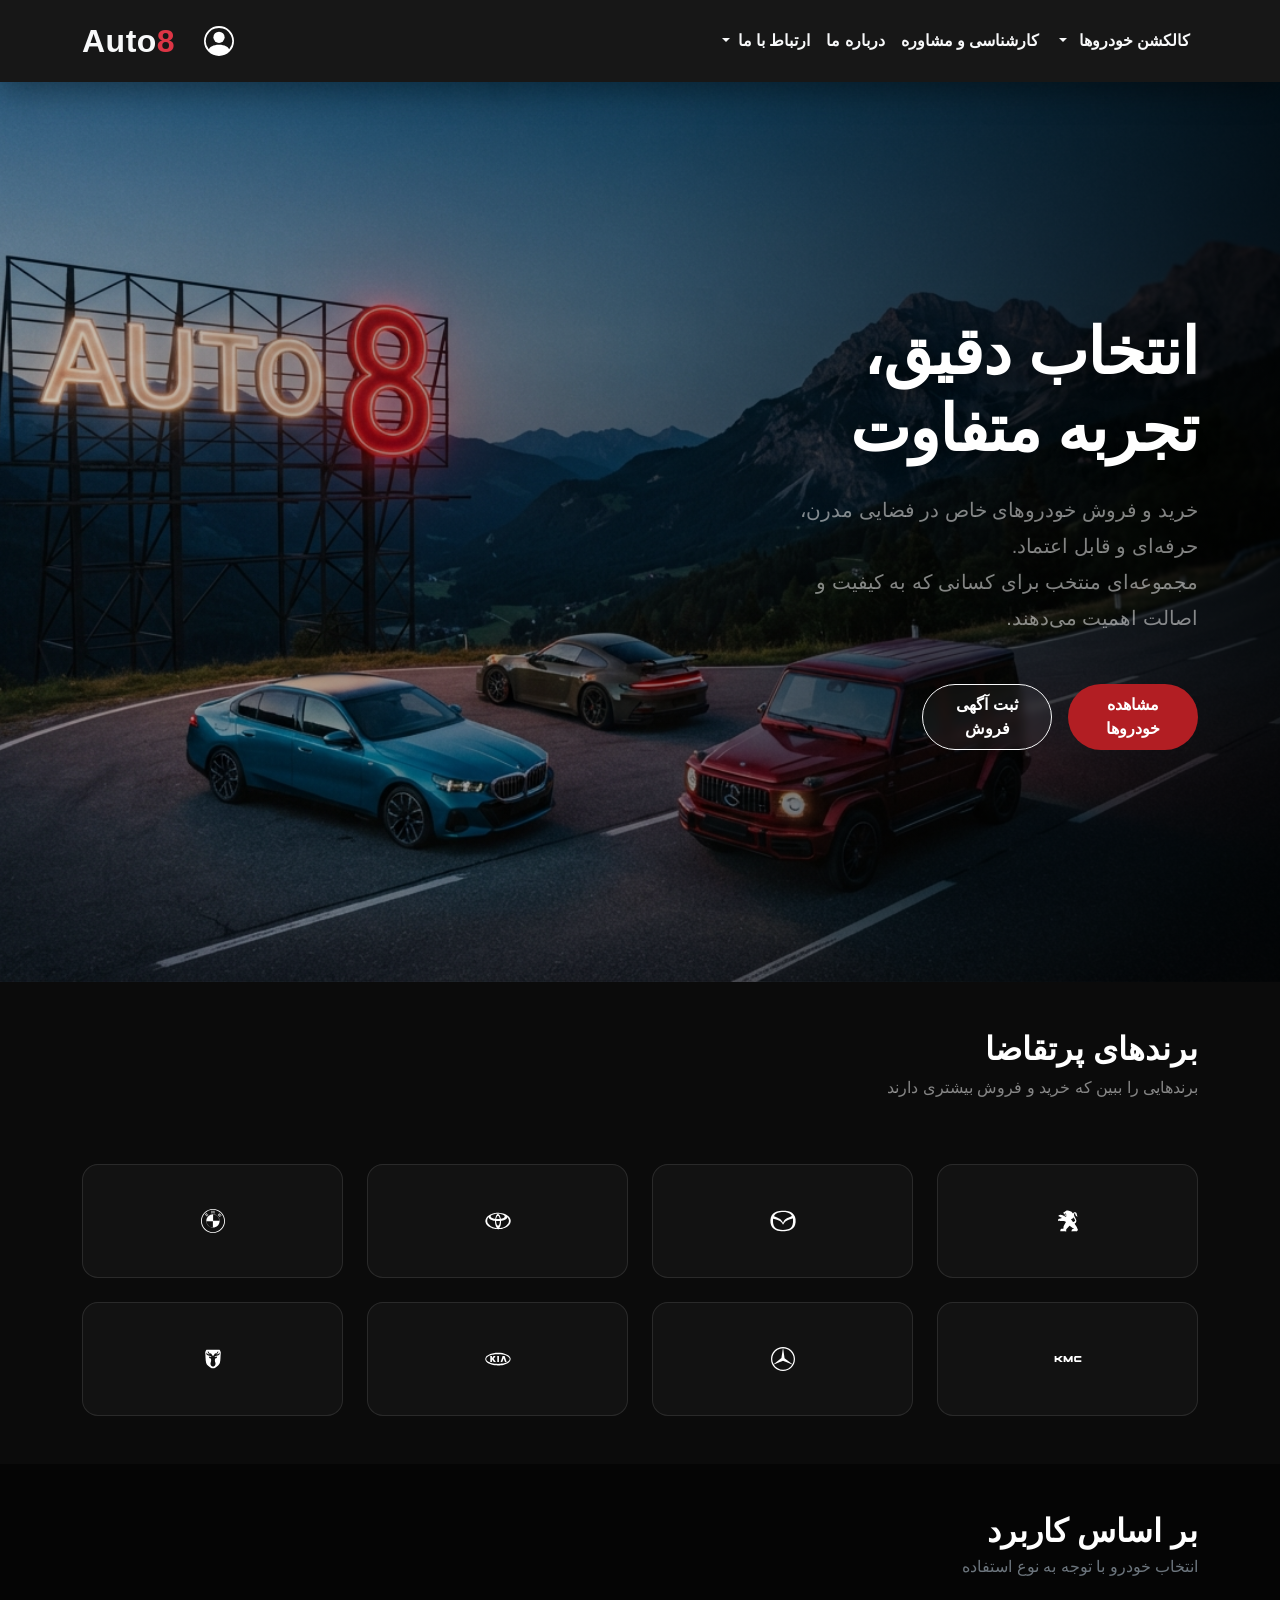
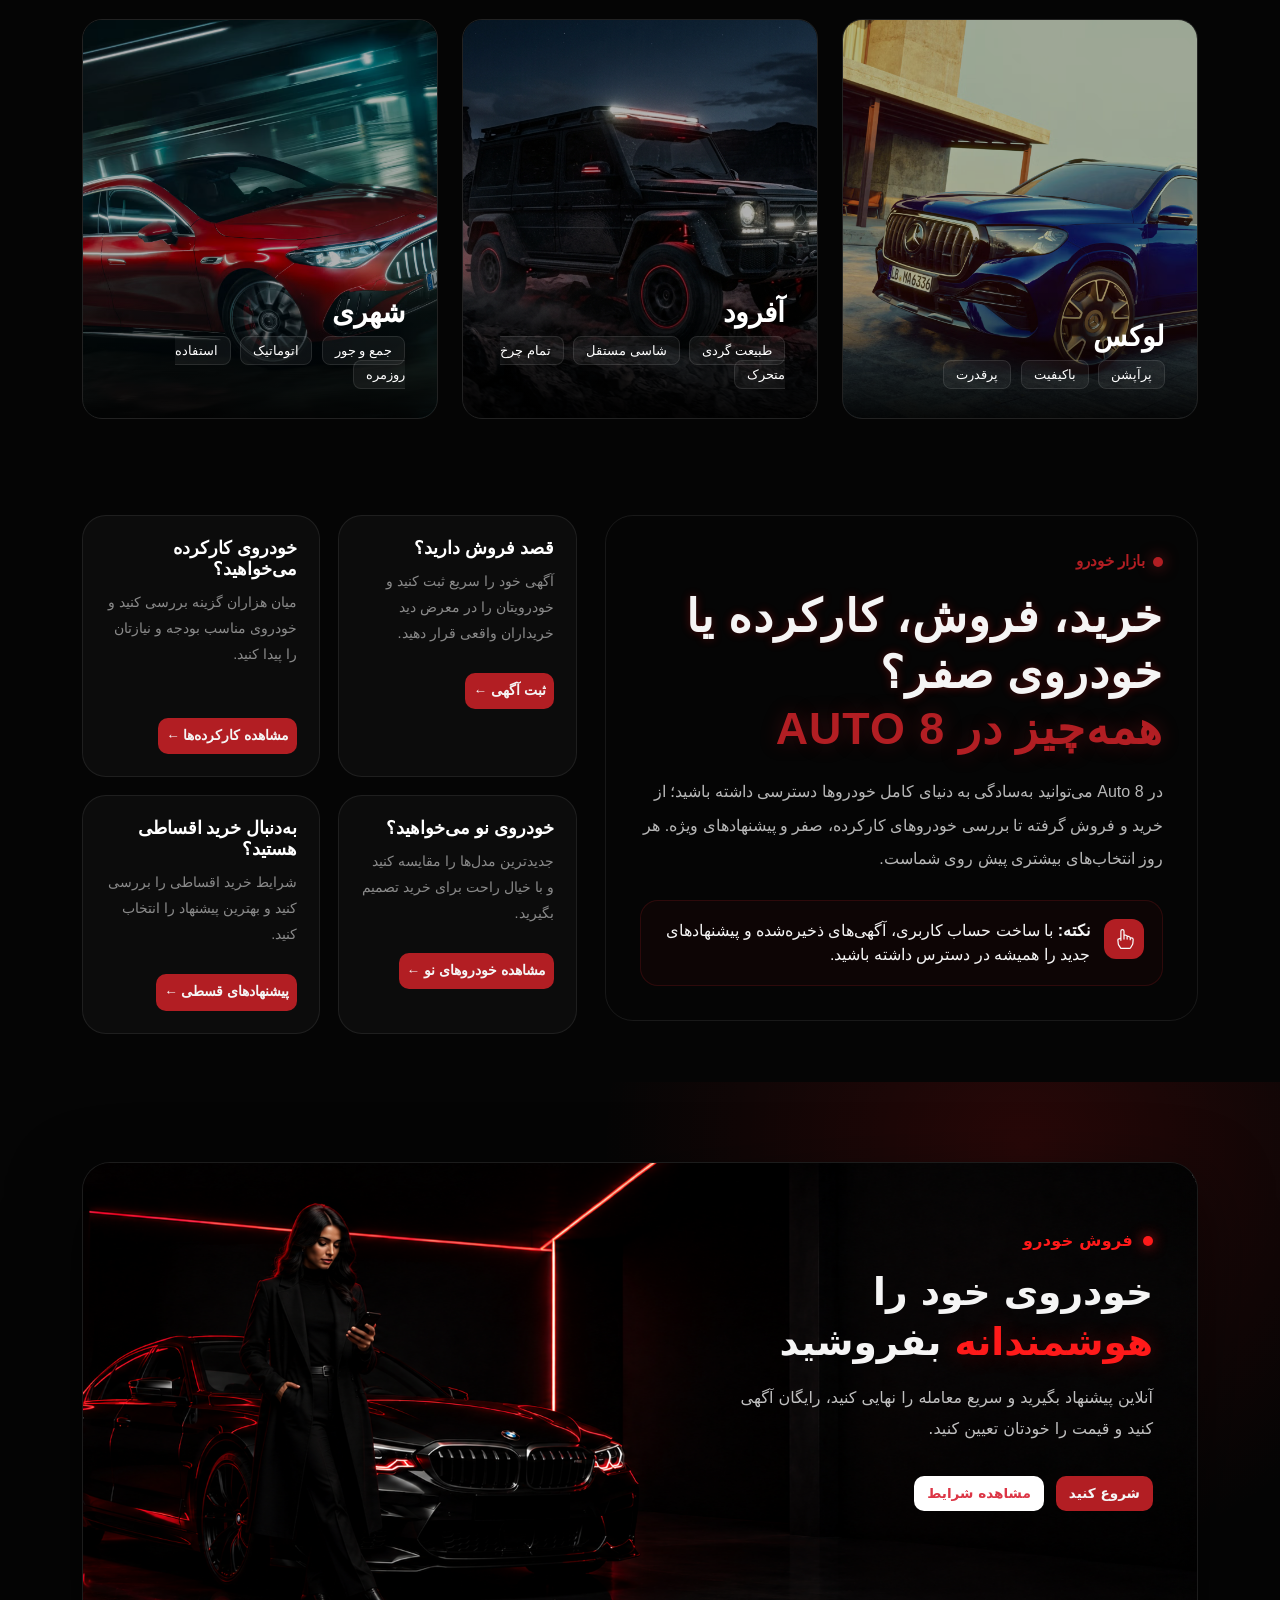
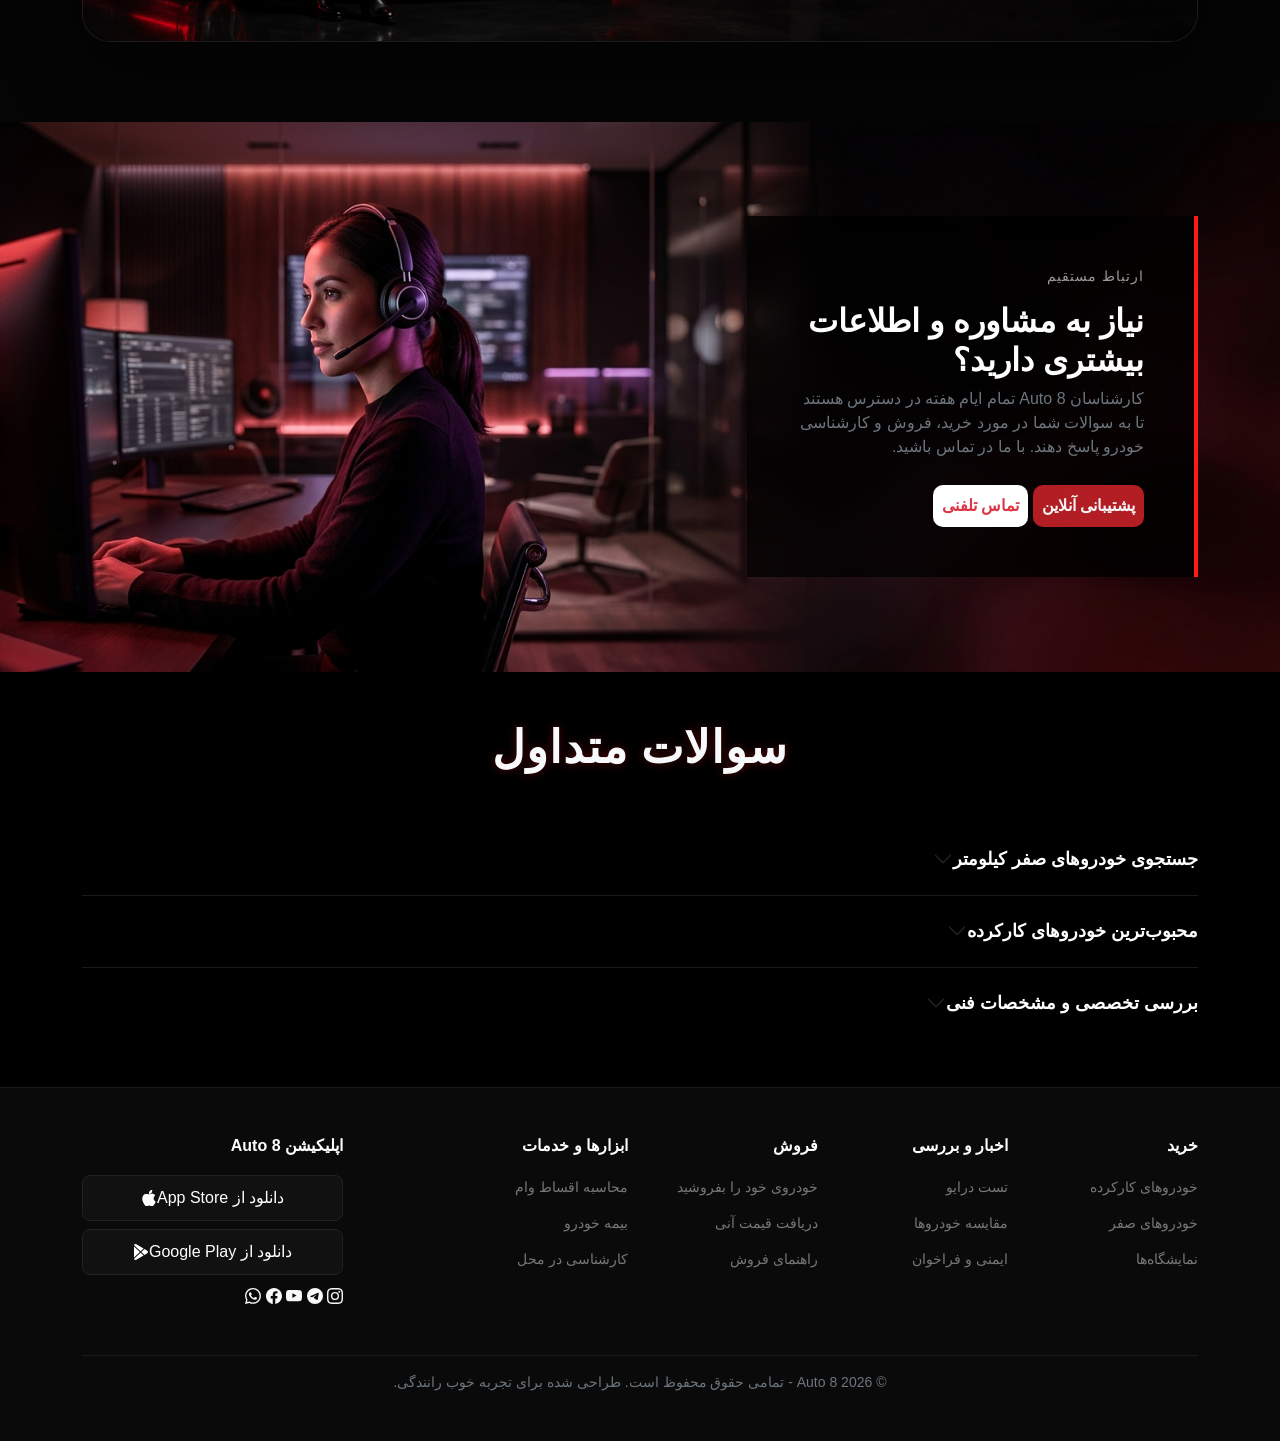
<file: index.html>
<!doctype html>
<html lang="fa" dir="rtl">
  <head>
    <meta charset="utf-8" />
    <meta name="viewport" content="width=device-width, initial-scale=1" />
    <title>خرید و فروش خودرو | اتوگالری 8</title>
    <link rel="icon" type="image/png" href="assets/images/logoo.png" />
    <link
      href="https://cdn.jsdelivr.net/npm/bootstrap@5.3.8/dist/css/bootstrap.min.css"
      rel="stylesheet"
      integrity="sha384-sRIl4kxILFvY47J16cr9ZwB07vP4J8+LH7qKQnuqkuIAvNWLzeN8tE5YBujZqJLB"
      crossorigin="anonymous"
    />
    <link rel="stylesheet" href="styles/style.css" />
  </head>
  <body>
    
<nav class="navbar navbar-expand-lg sticky-top">
      <div class="container">
        <!-- Toggler -->
        <button
          class="navbar-toggler"
          type="button"
          data-bs-toggle="collapse"
          data-bs-target="#navbarNav"
          aria-controls="navbarNav"
          aria-expanded="false"
          aria-label="Toggle navigation"
        >
          <span class="navbar-toggler-icon"></span>
        </button>

        <!-- Navbar Content -->
        <div
          class="collapse navbar-collapse d-flex justify-content-start"
          id="navbarNav"
        >
          <!-- Right Side Menu -->
          <div class="navbar-nav align-items-lg-center">
            <ul class="navbar-nav">
              <li class="nav-item dropdown">
                <a
                  class="nav-link text-light dropdown-toggle"
                  href="sell.html"
                  role="button"
                  data-bs-toggle="dropdown"
                  aria-expanded="false"
                >
                  کالکشن خودروها
                </a>
                <ul class="dropdown-menu auto8-dropdown">
                  <li>
                    <a class="dropdown-item text-light" href="sell.html">خرید خودرو</a>
                  </li>
                  <li>
                    <a class="dropdown-item text-light" href="sell.html"
                      >قیمت روز خودرو</a
                    >
                  </li>
                  <li>
                    <a class="dropdown-item text-light" href="sell.html">اخبار خودرو</a>
                  </li>
                </ul>
              </li>
              <li class="nav-item">
                <a class="nav-link text-light" href="#contact">کارشناسی و مشاوره</a>
              </li>
              <li class="nav-item">
                <a class="nav-link text-light" href="#market">درباره ما</a>
              </li>
              <li class="nav-item dropdown">
                <a
                  class="nav-link text-light dropdown-toggle"
                  href="#contact"
                  role="button"
                  data-bs-toggle="dropdown"
                  aria-expanded="false"
                  >ارتباط با ما</a
                >
                <ul class="dropdown-menu auto8-dropdown">
                  <li>
                    <a class="dropdown-item text-light" href="#contact"
                      >تماس تلفنی</a
                    >
                  </li>
                  <li>
                    <a class="dropdown-item text-light" href="#contact"
                      >پشتیبانی آنلاین</a
                    >
                  </li>
                </ul>
              </li>
            </ul>
          </div>

          <!-- Left Side CTA -->
          <div class="navbar-nav align-items-lg-center me-auto">
            <a class="btn" href="login.html">
              <svg
                xmlns="http://www.w3.org/2000/svg"
                width="30"
                height="30"
                fill="currentColor"
                class="bi bi-person-circle profile-icon"
                viewBox="0 0 16 16"
              >
                <path d="M11 6a3 3 0 1 1-6 0 3 3 0 0 1 6 0" />
                <path
                  fill-rule="evenodd"
                  d="M0 8a8 8 0 1 1 16 0A8 8 0 0 1 0 8m8-7a7 7 0 0 0-5.468 11.37C3.242 11.226 4.805 10 8 10s4.757 1.225 5.468 2.37A7 7 0 0 0 8 1"
                />
              </svg>
            </a>
          </div>
        </div>
        <div><a
          class="navbar-brand navbar-brand-center text-light fw-bold"
          href="#"
        >
          Auto<span class="text-danger fs-2 fw-bolder">8</span>
        </a>
        </div>
      </div>
      </div>
    </nav>
    <!-- end of navbar -->

    <!-- Header -->
    <!-- Hero Section -->
    <header class="hero-section d-flex align-items-center">
      <div class="container position-relative">
        <div class="row">
          <div class="col-12 col-lg-7 text-center text-lg-end order-lg-2">
            <h1 class="display-3 fw-bold text-white mb-4 hero-title">
              انتخاب دقیق، <br />
              <span class="text-accent">تجربه متفاوت</span>
            </h1>
            <p class="lead text-white-50 mb-5 hero-subtitle">
              خرید و فروش خودروهای خاص در فضایی مدرن، حرفه‌ای و قابل اعتماد.
              <br class="d-none d-md-block" />
              مجموعه‌ای منتخب برای کسانی که به کیفیت و اصالت اهمیت می‌دهند.
            </p>
            <div class="d-flex justify-content-start gap-3 hero-button">
              <a href="#" class="btn button fw-bold">مشاهده خودروها</a>
              <a href="#" class="btn btn-outline-light fw-bold button">
                ثبت آگهی فروش</a
              >
            </div>
          </div>
        </div>
      </div>
    </header>
    <!-- end of header -->

    <!-- Brands -->
    <section class="brands-section py-5">
      <div class="container">
        <div class="row mb-5">
          <div class="col-12 text-end">
            <h2 class="fw-bold text-white mb-2">برندهای پرتقاضا</h2>
            <p class="text-white-50">
              برندهایی را ببین که خرید و فروش بیشتری دارند
            </p>
          </div>
        </div>

        <!-- Brands Grid -->
        <div class="row row-cols-2 row-cols-md-4 g-lg-4">
          <!-- Row 1 -->
          <div class="col">
            <a href="#" class="brand-card">
              <svg
                xmlns="http://www.w3.org/2000/svg"
                xmlns:xlink="http://www.w3.org/1999/xlink"
                aria-hidden="true"
                role="img"
                class="iconify iconify--bxi bxi iconify iconify--bxi shrink-0 !size-8 brand-logo"
                width="2"
                height="2"
                viewBox="0 0 24 24"
                style="font-size: 2rem; width: 2rem; height: 2rem"
              >
                <path
                  d="M19.5,18.83v.03s-.05,.03-.07,.05c-.12,.1-.24,.21-.37,.3-.19,.13-.34,.3-.44,.51-.03,.06-.07,.08-.14,.07-.29-.02-.59-.04-.88-.03-.96,0-1.93-.04-2.9,.09,0-.02,0-.06,0-.09,0-.15,0-.3,0-.45,.02-.28,.05-.55,.17-.81,.09-.19,.22-.33,.44-.38,.1-.02,.19-.05,.29-.08,.18-.04,.35-.08,.53-.12,.14-.03,.18-.09,.18-.23,0-.18-.12-.29-.33-.3-.2,0-.38-.06-.55-.18-.06-.04-.13-.08-.19-.13-.49-.35-.97-.7-1.46-1.05-.17-.12-.35-.24-.54-.34-.16-.09-.26-.06-.38,.08-.03,.03-.05,.06-.08,.1-.54,.69-1.12,1.35-1.74,1.96-.09,.09-.19,.19-.26,.3-.07,.11-.15,.24-.15,.36-.01,.3,.02,.59,.04,.89,0,.15,0,.3,0,.46-.06,0-.13,0-.2-.01-.65-.03-1.3-.08-1.95-.09-.74,0-1.48,.02-2.22,.03-.08,0-.11-.02-.1-.1,.03-.32,.06-.65,.07-.97,.01-.28,.15-.46,.4-.58,.24-.11,.49-.17,.74-.22,.29-.05,.59-.1,.88-.16,.31-.07,.37-.16,.35-.47-.02-.25-.04-.49-.04-.74,0-.37,.13-.71,.31-1.03,.26-.46,.54-.91,.8-1.38,.23-.4,.45-.82,.68-1.22,.05-.08,.04-.14-.04-.2-.11-.09-.22-.19-.33-.28-.34-.3-.75-.42-1.19-.41-.87,.01-1.75,.03-2.62,.05-.08,0-.13-.02-.18-.07-.1-.11-.24-.15-.39-.15-.18,0-.35,.06-.51,.13-.1,.05-.2,.1-.31,.15-.07-.15-.13-.29-.2-.43-.1-.21-.1-.42-.03-.64,.11-.35,.31-.6,.67-.72,.08-.03,.16-.06,.24-.08,.49-.16,1-.24,1.51-.33,.14-.03,.28-.05,.44-.08-.03-.04-.04-.07-.06-.09-.15-.14-.29-.29-.46-.42-.16-.13-.36-.19-.57-.18-.18,.01-.27-.04-.33-.21-.09-.23-.25-.38-.53-.33-.13,.02-.26,.03-.4,.05-.04-.15-.08-.3-.14-.44-.08-.2-.02-.35,.14-.47,.03-.02,.06-.05,.09-.07,.35-.24,.74-.37,1.15-.39,.59-.02,1.15,.11,1.68,.36,.73,.35,1.45,.74,2.17,1.11,.06,.03,.13,.07,.21,.11,.14-.22,.28-.44,.41-.65,.02-.03,.03-.07,.04-.1,0-.03,0-.07-.02-.08-.08-.08-.19-.15-.32-.08-.1,.05-.2,.1-.3,.15-.16,.07-.34,.04-.45-.1-.18-.23-.34-.47-.52-.71,.07-.04,.13-.07,.19-.11,.11-.07,.21-.09,.34-.07,.16,.02,.33,.03,.5,.04,.14,0,.28-.03,.4-.12,.09-.08,.12-.18,.09-.3-.04-.13-.14-.21-.26-.26-.36-.12-.77-.12-.99,.28,0,0-.01,.02-.02,.03-.01,0-.03,.02-.04,.01-.17-.07-.35-.11-.47-.27-.15-.2-.31-.4-.45-.61-.13-.19-.12-.23,.08-.37,.22-.15,.47-.26,.73-.34,.17-.06,.3-.16,.42-.3,.18-.24,.41-.42,.7-.5,.27-.08,.54-.14,.82-.2,.16-.03,.32-.06,.48-.08,.04,0,.08,0,.12,0,.02,0,.04,.02,.05,.02,.9,.29,1.79,.58,2.69,.88,.04,.01,.08,.04,.09,.07,.15,.28,.33,.54,.54,.78,.14,.16,.31,.29,.47,.43,.03,.02,.07,.04,.1,.06,.01-.03,.02-.04,.03-.06,.2-.71,.97-1.04,1.56-.91,.37,.09,.67,.31,.93,.57,.02,.02,.02,.04,.03,.07,.21,.83,.43,1.67,.64,2.5,.01,.05,.03,.11,.03,.16,.01,.1-.06,.15-.15,.11-.03-.01-.06-.03-.08-.04-.22-.16-.45-.31-.66-.48-.27-.2-.46-.46-.58-.78-.09-.25-.14-.5-.15-.76,0-.12-.04-.24-.08-.36-.03-.09-.11-.12-.2-.12-.2,0-.34,.11-.45,.26-.15,.22-.19,.47-.17,.73,.02,.32,.11,.63,.24,.92,.27,.6,.56,1.2,.84,1.8,.24,.49,.47,.99,.62,1.52,.16,.56,.08,1.07-.28,1.54-.18,.24-.4,.44-.65,.6-.11,.07-.21,.16-.27,.28-.05,.11-.06,.21,.02,.32,.04,.06,.08,.12,.13,.18,.45,.56,.86,1.14,1.18,1.78,.31,.63,.6,1.28,.89,1.92,.11,.24,.2,.48,.3,.72Zm-3.32-9.7s-.01,0-.02,0c0,.07,0,.13,0,.2-.03,.16-.05,.31-.09,.46-.03,.11-.11,.19-.22,.23-.3,.11-.59,.23-.88,.35-.16,.06-.31,.14-.46,.22-.11,.06-.15,.16-.12,.28,.03,.16,.1,.31,.22,.43,.05,.06,.11,.11,.16,.17,.22,.27,.43,.55,.66,.82,.1,.12,.21,.24,.34,.34,.15,.12,.32,.14,.49,.04,.26-.15,.52-.3,.77-.46,.2-.12,.3-.29,.29-.53,0-.06,0-.12,0-.17,0-.03,0-.07-.02-.1-.12-.24-.23-.48-.35-.72-.26-.51-.55-1-.74-1.54,0-.01-.01-.02-.02-.03Z"
                  fill="currentColor"
                ></path>
              </svg>
            </a>
          </div>
          <div class="col">
            <a href="#" class="brand-card">
              <svg
                xmlns="http://www.w3.org/2000/svg"
                xmlns:xlink="http://www.w3.org/1999/xlink"
                aria-hidden="true"
                role="img"
                class="iconify iconify--bxi bxi iconify iconify--bxi shrink-0 !size-8 brand-logo"
                width="2"
                height="2"
                viewBox="0 0 24 24"
                style="font-size: 2rem; width: 2rem; height: 2rem"
              >
                <path
                  d="M15.64,18.25c-1.21,.36-2.43,.54-3.65,.54s-2.39-.17-3.57-.52c-2.16-.63-3.48-2.2-3.82-4.56-.1-.67-.09-1.35-.09-2.02,0-.29,0-.57,0-.86,0-.08,.02-.16,.04-.22,0-.03,.02-.06,.03-.09l.07-.27,.26,.09c.41,.14,.81,.28,1.21,.41,.92,.31,1.8,.61,2.68,.95,1.33,.5,2.34,1.46,3.09,2.91,.03,.05,.06,.11,.08,.16,.05-.07,.09-.15,.14-.22,.27-.44,.56-.9,.87-1.33,.58-.79,1.41-1.38,2.46-1.76,.84-.31,1.68-.61,2.54-.92l1.11-.4,.3-.11,.04,.32,.03,.24c.02,.17,.04,.34,.06,.5,.11,1.35-.01,2.54-.36,3.65-.57,1.8-1.75,2.97-3.52,3.5M5.29,8.19c.32-.64,.76-1.16,1.4-1.63,.87-.64,1.94-1.04,3.26-1.2,.76-.1,1.46-.14,2.15-.14,1.08,0,2.06,.11,3.02,.35,1.42,.35,2.47,1.02,3.23,2.05,.05,.07,.09,.13,.14,.22l.08,.13,.16,.24-.26,.13-.44,.21c-.32,.16-.63,.31-.94,.45-.27,.12-.53,.24-.8,.35-.35,.15-.71,.31-1.06,.47-1.29,.61-2.27,1.58-2.9,2.87-.02,.04-.05,.09-.07,.14l-.04,.07-.21,.37-.23-.36c-.07-.11-.14-.21-.2-.32-.14-.22-.27-.43-.41-.63-.71-1-1.72-1.74-3.19-2.34-.58-.24-1.15-.48-1.75-.75-.27-.12-.53-.23-.81-.35l-.25-.11,.12-.24Zm15.8,6.65c.4-1.24,.51-2.59,.34-4.11-.16-1.42-.59-2.57-1.32-3.51-.93-1.21-2.23-2-4.08-2.49-1.42-.38-2.84-.43-4.04-.43-.26,0-.52,0-.78,0-1.36,.02-2.59,.21-3.74,.56-2.46,.76-3.96,2.22-4.6,4.47-.37,1.29-.44,2.65-.23,4.16,.36,2.56,1.65,4.29,3.94,5.28,1.84,.8,3.77,.92,5.42,.93,1.87-.01,3.27-.19,4.55-.59,2.39-.74,3.88-2.14,4.56-4.27"
                  fill="currentColor"
                ></path>
              </svg>
            </a>
          </div>
          <div class="col">
            <a href="#" class="brand-card">
              <svg
                xmlns="http://www.w3.org/2000/svg"
                xmlns:xlink="http://www.w3.org/1999/xlink"
                aria-hidden="true"
                role="img"
                class="iconify iconify--bxi bxi iconify iconify--bxi shrink-0 !size-8 brand-logo"
                width="2"
                height="2"
                viewBox="0 0 24 24"
                style="font-size: 2rem; width: 2rem; height: 2rem"
              >
                <path
                  d="M13.3,10.55s0-.02,0-.03c-.05-.24-.1-.48-.16-.71-.11-.39-.23-.78-.45-1.13-.09-.14-.21-.27-.35-.36-.3-.21-.68-.15-.91,.12-.19,.23-.33,.49-.43,.78-.14,.4-.23,.81-.32,1.22,0,.03-.01,.07-.02,.11h2.64Zm-2.7,1.53s0,.05,0,.07c.02,.19,.03,.38,.05,.57,.03,.33,.08,.67,.16,.99,.11,.45,.26,.89,.5,1.29,.11,.17,.23,.33,.41,.44,.21,.12,.42,.13,.63,.01,.17-.09,.3-.23,.39-.39,.22-.4,.37-.82,.46-1.27,.09-.43,.16-.87,.19-1.31,0-.13,.02-.26,.02-.4h-2.82Zm3.51-1.69c.13-.02,.28-.05,.42-.07,.42-.08,.84-.18,1.24-.34,.33-.13,.64-.29,.89-.55,.27-.28,.38-.6,.31-.99-.04-.21-.15-.38-.3-.53-.17-.18-.37-.31-.58-.43-.49-.28-1.02-.46-1.56-.59-.73-.17-1.48-.25-2.23-.28-.29-.01-.58-.01-.87,0-.23,0-.47,0-.7,.03-.33,.03-.66,.08-.99,.12-.44,.05-.87,.16-1.3,.3-.36,.12-.72,.25-1.04,.44-.21,.13-.42,.26-.59,.45-.15,.17-.27,.37-.28,.61-.01,.25,.1,.44,.26,.62,.24,.28,.54,.48,.88,.64,.5,.23,1.02,.39,1.56,.5,.2,.04,.4,.08,.6,.12,.04,0,.06,0,.07-.05,.01-.06,.02-.12,.04-.18,.09-.35,.17-.71,.26-1.06,.08-.33,.18-.66,.3-.98,.2-.49,.46-.93,.89-1.25,.05-.03,.1-.07,.16-.08,.17-.04,.34-.07,.51-.05,.34,.05,.61,.24,.84,.49,.23,.27,.4,.57,.55,.89,.2,.45,.35,.91,.47,1.39,.07,.28,.13,.57,.2,.85m5.02-1.28s-.02,.09-.04,.12c-.16,.39-.37,.74-.67,1.03-.34,.32-.72,.57-1.14,.77-.54,.26-1.11,.44-1.69,.58-.4,.1-.8,.16-1.2,.24-.1,.02-.11,.02-.11,.13-.01,.42-.02,.84-.03,1.26,0,.03,0,.07,0,.1-.01,.14-.02,.28-.04,.41-.04,.28-.07,.55-.13,.83-.07,.38-.16,.75-.32,1.11-.12,.28-.22,.57-.38,.84-.15,.24-.28,.49-.46,.71-.02,.03-.04,.06-.06,.09,.04,0,.06-.01,.09-.02,.17-.02,.34-.03,.51-.05,.4-.07,.8-.12,1.2-.21,.34-.07,.67-.17,1-.28,.45-.15,.9-.33,1.32-.56,.61-.33,1.16-.75,1.67-1.22,.03-.03,.06-.06,.09-.09,.12-.13,.24-.26,.35-.39,.28-.32,.54-.65,.73-1.04,.23-.47,.34-.96,.36-1.48,0-.13-.01-.26-.02-.39-.01-.26-.07-.51-.15-.76-.17-.55-.43-1.06-.75-1.54-.04-.06-.08-.12-.12-.19m-9.41,2.77c-.22-.04-.44-.07-.66-.11-.28-.06-.57-.13-.85-.19-.67-.15-1.31-.38-1.9-.73-.36-.21-.68-.46-.93-.79-.23-.3-.42-.63-.51-1,0,0,0-.01-.01-.02,0,0-.01,0-.01,0-.21,.31-.39,.63-.55,.97-.2,.45-.34,.91-.4,1.4-.04,.34-.02,.68,.05,1.02,.04,.21,.11,.41,.17,.61,.14,.4,.36,.75,.61,1.08,.52,.7,1.14,1.3,1.88,1.78,.52,.34,1.07,.63,1.66,.84,.4,.14,.81,.27,1.22,.36,.27,.06,.53,.11,.8,.16,.24,.04,.49,.07,.73,.11,.09,.01,.19,.02,.29,.03-.06-.09-.12-.18-.18-.26-.2-.28-.37-.58-.54-.88-.17-.32-.3-.65-.41-1-.08-.28-.16-.57-.22-.85-.05-.2-.08-.4-.11-.6-.03-.22-.06-.45-.07-.68-.02-.3-.03-.6-.05-.9,0-.11-.01-.22-.02-.35m11.78-.07c0,.15,.01,.31,0,.46-.08,.94-.44,1.77-1.03,2.51-.54,.67-1.2,1.21-1.93,1.66-.54,.33-1.11,.59-1.7,.82-.49,.19-1,.33-1.51,.47-.29,.08-.59,.12-.89,.18-.28,.06-.55,.09-.83,.11-.15,.01-.31,.03-.46,.04-.23,.02-.46,.03-.69,.04-.16,0-.32,.02-.48,.01-.31,0-.62,0-.93-.04-.39-.04-.79-.05-1.18-.13-.25-.05-.51-.08-.76-.13-.52-.1-1.03-.25-1.53-.42-.37-.13-.73-.29-1.09-.45-.51-.23-1-.5-1.45-.82-.27-.19-.53-.4-.78-.63-.54-.49-.98-1.05-1.3-1.7-.19-.39-.31-.81-.38-1.24-.05-.3-.06-.6-.03-.9,.07-.72,.3-1.4,.7-2.01,.29-.44,.63-.82,1.01-1.18,.34-.32,.71-.6,1.1-.85,.6-.38,1.23-.69,1.9-.94,.57-.21,1.16-.38,1.75-.52,.36-.08,.73-.13,1.1-.19,.48-.07,.96-.1,1.45-.12,.01,0,.02,0,.03,0,.56,0,1.13,0,1.69,.05,1.15,.1,2.27,.32,3.36,.72,.85,.31,1.65,.72,2.4,1.23,.28,.19,.53,.41,.79,.64,.24,.2,.45,.43,.64,.67,.39,.5,.72,1.04,.9,1.65,.09,.32,.16,.65,.17,.98"
                  fill="currentColor"
                ></path>
              </svg>
            </a>
          </div>
          <div class="col">
            <a href="#" class="brand-card">
              <svg
                xmlns="http://www.w3.org/2000/svg"
                xmlns:xlink="http://www.w3.org/1999/xlink"
                aria-hidden="true"
                role="img"
                class="iconify iconify--bxi bxi iconify iconify--bxi shrink-0 !size-8 brand-logo"
                width="2"
                height="2"
                viewBox="0 0 24 24"
                style="font-size: 2rem; width: 2rem; height: 2rem"
              >
                <path
                  d="M7.19,12.11h4.72v4.67c-2.4,.01-4.66-2.01-4.72-4.67m4.89-4.93c2.48,0,4.7,2.1,4.71,4.71h-4.71V7.18Zm-5.07,4.8c0,2.75,2.22,4.98,4.97,4.98,2.75,0,4.99-2.22,4.99-4.97,0-2.76-2.22-4.99-4.98-4.99-2.75,0-4.98,2.23-4.98,4.98m.28-4.87c.1-.11,.11-.24,.03-.35-.15-.19-.3-.2-.45-.04-.13,.12-.25,.25-.37,.38-.02,.02-.04,.03-.05,.04,.14,.15,.27,.28,.41,.42,.03-.03,.07-.06,.1-.09,.11-.12,.23-.23,.34-.35m.72,.57c.14-.19,.05-.46-.19-.52-.04,0-.08,0-.11,0-.09,.01-.15,.07-.22,.13-.14,.14-.28,.29-.42,.43,0,0-.01,.01-.01,.01,.15,.16,.3,.31,.44,.46,.15-.15,.3-.29,.45-.44,.02-.02,.05-.05,.07-.07m8.91,.72s0,0,0,0c.48-.26,.96-.51,1.44-.77,.08,.09,.16,.18,.25,.27-.65,.32-1.29,.64-1.94,.96-.08-.09-.17-.18-.25-.27,.3-.46,.6-.91,.91-1.37,0,0,0,0,0,0-.49,.25-.98,.49-1.47,.74-.08-.09-.16-.18-.24-.27,0,0,0-.03,0-.04,.16-.24,.32-.48,.47-.72,.22-.33,.44-.67,.66-1,0-.01,.02-.03,.03-.04,.08,.09,.17,.18,.25,.27-.31,.45-.62,.89-.93,1.34,0,0,0,0,0,0,.49-.25,.97-.5,1.46-.75,.08,.09,.17,.19,.25,.28-.3,.46-.61,.91-.91,1.36m-3.84-1.99h-.35c0-.53-.02-1.06-.03-1.59,0,0,0,0,0,0,0,.01,0,.02-.01,.03-.17,.51-.35,1.01-.52,1.52-.01,.04-.03,.05-.07,.05-.07,0-.14,0-.2,0-.04,0-.05-.01-.06-.04-.19-.5-.38-1-.57-1.5,0-.01-.01-.03-.02-.04,0,0,0,0,0,0,0,.53,.02,1.06,.02,1.59h-.35c-.01-.69-.02-1.38-.03-2.07,.02,0,.04,0,.06,0,.14,0,.27,0,.41,0,.04,0,.05,.01,.06,.04,.19,.51,.38,1.02,.56,1.53,0,.02,.01,.03,.02,.06,.01-.03,.02-.06,.03-.08,.16-.51,.33-1.01,.49-1.52,0-.03,.02-.04,.05-.04,.15,0,.29,0,.44,0,0,0,.02,0,.03,0,.01,.69,.02,1.38,.03,2.08m-4.65,.93c.02,.11,0,.21-.05,.31-.05,.09-.1,.19-.17,.26-.24,.25-.48,.5-.73,.74,0,0,0,0-.01,0-.49-.49-.99-.97-1.48-1.46,0,0,.01-.01,.02-.02,.24-.25,.48-.49,.73-.73,.09-.09,.2-.17,.34-.19,.07,0,.14,0,.2,0,.28,.08,.43,.35,.34,.63,0,0,0,.02,0,.03,.04-.02,.07-.03,.1-.05,.18-.07,.34-.03,.48,.08,.13,.1,.22,.22,.24,.38M3.65,12c0-4.62,3.74-8.36,8.36-8.35,4.62,0,8.36,3.74,8.35,8.36,0,4.62-3.74,8.36-8.36,8.35-4.62,0-8.35-3.74-8.35-8.35m17.35,.01c0-4.98-4.02-9.01-9-9.01-4.96,0-8.99,4.01-9,8.96-.02,4.99,4.01,9.01,8.96,9.04,5,.02,9.04-4.02,9.04-8.99"
                  fill="currentColor"
                ></path>
              </svg>
            </a>
          </div>

          <!-- Row 2 -->
          <div class="col">
            <a href="#" class="brand-card">
              <svg
                xmlns="http://www.w3.org/2000/svg"
                xmlns:xlink="http://www.w3.org/1999/xlink"
                aria-hidden="true"
                role="img"
                class="iconify iconify--bxi bxi iconify iconify--bxi shrink-0 !size-8 brand-logo"
                width="2"
                height="2"
                viewBox="0 0 24 24"
                style="font-size: 2rem; width: 2rem; height: 2rem"
              >
                <path
                  d="M14.14,9.69h-.01s-2.02,3.22-2.02,3.22l-2.02-3.23h-.01s-1.34,0-1.34,0v4.61h1.36v-2.06l1.29,2.07h1.45l1.29-2.07v2.06h1.36v-4.61h-1.34Zm-5.93,0h-1.97l-1.72,1.63h-1.17v-1.63h-1.36v4.61h1.36v-1.63h1.11l1.72,1.63h1.97l-2.41-2.28,2.46-2.33Zm9.74,1.35v1.91h4.05v1.36h-4.23c-.65,0-1.17-.52-1.17-1.17v-2.27c0-.65,.52-1.17,1.17-1.17h.18s4.05,0,4.05,0v1.36h-4.05Z"
                  fill="currentColor"
                ></path>
              </svg>
            </a>
          </div>
          <div class="col">
            <a href="#" class="brand-card">
              <svg
                xmlns="http://www.w3.org/2000/svg"
                xmlns:xlink="http://www.w3.org/1999/xlink"
                aria-hidden="true"
                role="img"
                class="iconify iconify--bxi bxi iconify iconify--bxi shrink-0 !size-8 brand-logo"
                width="2"
                height="2"
                viewBox="0 0 24 24"
                style="font-size: 2rem; width: 2rem; height: 2rem"
              >
                <path
                  d="M18.98,7.97c1.43,2.45,1.46,5.47,.09,7.96l-5.9-4.57-1.05-7.41c2.84,.04,5.44,1.57,6.87,4.03m-6.98,5.32l6.96,2.83c-1.45,2.46-4.09,3.97-6.93,3.98-2.85,.01-5.5-1.48-6.96-3.94l6.93-2.87Zm-.1-9.34l-1.1,7.32-5.84,4.72c-1.4-2.48-1.39-5.52,.04-7.99,1.42-2.47,4.05-4,6.9-4.04m9.09,8.05c0-4.97-4.03-9-9-9S3,7.03,3,12s4.03,9,9,9,9-4.03,9-9"
                  fill="currentColor"
                ></path>
              </svg>
            </a>
          </div>
          <div class="col">
            <a href="#" class="brand-card">
              <svg
                xmlns="http://www.w3.org/2000/svg"
                xmlns:xlink="http://www.w3.org/1999/xlink"
                aria-hidden="true"
                role="img"
                class="iconify iconify--bxi bxi iconify iconify--bxi shrink-0 !size-8 brand-logo"
                width="2"
                height="2"
                viewBox="0 0 24 24"
                style="font-size: 2rem; width: 2rem; height: 2rem"
              >
                <path
                  d="M10.41,14.27s.04,0,.07,0c-.58-.82-1.16-1.63-1.74-2.45,.47-.7,.94-1.39,1.42-2.1h-.11c-.41,0-.81,0-1.22,0-.07,0-.11,.02-.16,.08-.37,.5-.73,1-1.1,1.5-.02,.03-.04,.05-.06,.07,0,0-.01,0-.02,0v-1.64h-1.54s0,.09,0,.14c0,.04,.02,.07,.05,.08,.07,.03,.14,.07,.21,.1v2.82c0,.23,0,.47,0,.7,0,.23,0,.47,0,.7,.11,.02,1.22,.01,1.27,0,0,0,0,0,0,0,0,0,0-.01,0-.02,0-.64,0-1.27,0-1.91,0,0,0-.02,0-.02,0,0,0,0,0,0,0,0,0,0,.01,0,.05,.06,.1,.12,.15,.19,.44,.58,.88,1.15,1.32,1.73,.03,.04,.06,.07,.11,.07,.43,0,.87,0,1.3,0m2.35-.03c0-1.49,0-2.97,0-4.46,0-.02,0-.03,0-.05,0,0,0,0,0,0,0,0,0,0,0,0-.15-.02-1.44,0-1.5,0v.18c.08,.04,.16,.08,.25,.13v4.23h1.26s0-.02,0-.03m4.53,.03h1.25c-.51-1.53-1.02-3.04-1.53-4.55-.27-.02-1.77,0-1.84,.01,0,.04,0,.09,0,.13,0,.04,.02,.06,.05,.08,.06,.03,.13,.07,.19,.1-.47,1.41-.94,2.82-1.41,4.23h1.23c.34-.99,.68-1.97,1.02-2.96,0,0,.01,0,.02,0,.34,.99,.68,1.97,1.02,2.96m3.45-2.28c0,.23-.05,.45-.14,.66-.14,.33-.36,.6-.62,.85-.36,.33-.76,.59-1.2,.81-.7,.36-1.43,.62-2.19,.81-.48,.12-.96,.21-1.44,.28-.4,.06-.8,.12-1.2,.16-.65,.07-1.31,.1-1.97,.1-.49,0-.99-.02-1.48-.06-.65-.05-1.3-.13-1.94-.24-.66-.11-1.32-.25-1.96-.46-.65-.21-1.27-.48-1.86-.83-.37-.22-.71-.48-.99-.8-.23-.26-.41-.55-.49-.89-.12-.49-.02-.94,.24-1.36,.19-.3,.45-.55,.73-.77,.37-.29,.77-.52,1.19-.71,.68-.32,1.39-.57,2.13-.73,.53-.12,1.07-.22,1.61-.29,.4-.05,.81-.11,1.22-.14,.7-.06,1.41-.09,2.11-.06,.52,.02,1.03,.05,1.55,.11,.85,.09,1.7,.22,2.53,.43,.78,.19,1.53,.46,2.24,.83,.37,.19,.72,.41,1.04,.69,.23,.2,.44,.42,.61,.68,.18,.29,.28,.6,.28,.94m.69-.54c-.1-.45-.31-.85-.59-1.21-.33-.42-.73-.76-1.17-1.06-.83-.57-1.74-.97-2.71-1.25-1.08-.32-2.19-.52-3.32-.63-.55-.05-1.1-.08-1.66-.09-.38,.01-.76,.02-1.14,.05-.44,.03-.87,.08-1.31,.13-.62,.08-1.23,.2-1.84,.35-1.01,.25-1.97,.6-2.87,1.12-.37,.22-.73,.46-1.06,.74-.34,.29-.64,.62-.88,1.01-.29,.49-.44,1.01-.39,1.58,.03,.43,.17,.84,.39,1.21,.25,.43,.59,.78,.97,1.09,.52,.43,1.09,.76,1.69,1.04,.67,.31,1.36,.55,2.07,.72,.55,.13,1.09,.25,1.65,.33,.4,.06,.79,.1,1.19,.14,.4,.04,.8,.06,1.2,.07,.56,0,1.11,0,1.67-.05,.39-.03,.79-.07,1.18-.12,.48-.07,.96-.16,1.44-.26,1-.22,1.97-.54,2.88-1.02,.51-.27,1-.58,1.44-.96,.36-.32,.68-.68,.91-1.11,.3-.57,.4-1.17,.26-1.81"
                  fill="currentColor"
                ></path>
              </svg>
            </a>
          </div>
          <div class="col">
            <a href="#" class="brand-card">
              <svg
                xmlns="http://www.w3.org/2000/svg"
                xmlns:xlink="http://www.w3.org/1999/xlink"
                aria-hidden="true"
                role="img"
                class="iconify iconify--bxi bxi iconify iconify--bxi shrink-0 !size-8 brand-logo"
                width="2"
                height="2"
                viewBox="0 0 24 24"
                style="font-size: 2rem; width: 2rem; height: 2rem"
              >
                <path
                  d="M16.88,5H7.12c-.56,.81-1.08,1.6-.93,2.7,.16,1.17,.12,2.36,.22,3.54,.11,1.27,.09,2.59,.48,3.78,.49,1.51,1.82,2.43,3.13,3.3,.69,.46,1.34,.67,1.99,.68,.65,0,1.3-.22,1.99-.68,1.31-.88,2.63-1.79,3.13-3.3,.39-1.19,.37-2.51,.48-3.78,.1-1.18,.06-2.37,.22-3.54,.15-1.1-.38-1.88-.93-2.7Zm-1.24,4.42c-.53,.17-1.09,.24-1.62,.41-.29,.09-.55,.29-.83,.44,.04,.09,.08,.19,.13,.28,.58-.14,1.16-.28,1.74-.42,.02,1.01-.38,1.41-1.41,1.44-.36,1.04-.34,2.03,.1,3.07,.5,1.17-.21,2.61-1.34,3.02-.13,.05-.26,.06-.4,.06-.14,0-.27-.01-.4-.06-1.14-.41-1.84-1.85-1.34-3.02,.44-1.04,.46-2.03,.1-3.07-1.03-.02-1.43-.43-1.41-1.44,.58,.14,1.16,.28,1.74,.42,.04-.09,.08-.19,.13-.28-.28-.15-.54-.35-.83-.44-.53-.17-1.1-.24-1.62-.41-1.23-.41-1.55-1.06-1.18-2.3,.24,.39,.41,.92,.78,1.19,.39,.29,.96,.32,1.51,.38-.82-.73-1.61-1.41-1.33-2.68,.56,.74,1.09,1.43,1.67,2.2,.26-.44,.39-.67,.45-.76,.52,.74,1.06,1.51,1.74,2.47,.68-.97,1.22-1.73,1.74-2.47,.06,.1,.19,.32,.45,.76,.58-.77,1.11-1.46,1.67-2.2,.29,1.27-.51,1.95-1.33,2.68,.55-.06,1.12-.1,1.51-.38,.36-.27,.54-.8,.78-1.19,.36,1.24,.05,1.89-1.18,2.3Z"
                  fill="currentColor"
                ></path>
              </svg>
            </a>
          </div>
        </div>
      </div>
    </section>
    <!-- end of Brands -->

    <!-- Cars by Usage -->
    <section class="usage-section py-5" style="background-color: #050505">
      <div class="container">
        <!-- Header -->
        <div class="d-flex justify-content-between align-items-center mb-4">
          <div>
            <h2 class="text-white fw-bold mb-1">بر اساس کاربرد</h2>
            <p class="text-secondary">انتخاب خودرو با توجه به نوع استفاده</p>
          </div>
        </div>

        <!-- Cards Row -->
        <div class="row g-4">
          <!-- Card 1 -->
          <div class="col-md-4">
            <div class="usage-card">
              <img src="assets/images/lux.avif" alt="لوکس" class="card-img" />
              <div class="card-overlay">
                <h3 class="text-white fw-bold">لوکس</h3>
                <div class="tags-container">
                  <span class="badge-neon">پرآپشن</span>
                  <span class="badge-neon">باکیفیت</span>
                  <span class="badge-neon">پرقدرت</span>
                </div>
              </div>
            </div>
          </div>
          <!-- Card 2 -->
          <div class="col-md-4">
            <div class="usage-card">
              <img
                src="assets/images/off-road.png"
                alt="آفرود"
                class="card-img"
              />
              <div class="card-overlay">
                <h3 class="text-white fw-bold">آفرود</h3>
                <div class="tags-container">
                  <span class="badge-neon">طبیعت گردی</span>
                  <span class="badge-neon">شاسی مستقل</span>
                  <span class="badge-neon">تمام چرخ متحرک</span>
                </div>
              </div>
            </div>
          </div>
          <!-- Card 3 -->
          <div class="col-md-4">
            <div class="usage-card">
              <img
                src="assets/images/sedan2.avif"
                alt="شهری"
                class="card-img"
              />
              <div class="card-overlay">
                <h3 class="text-white fw-bold">شهری</h3>
                <div class="tags-container">
                  <span class="badge-neon">جمع و جور</span>
                  <span class="badge-neon">اتوماتیک</span>
                  <span class="badge-neon">استفاده روزمره</span>
                </div>
              </div>
            </div>
          </div>
        </div>
      </div>
    </section>
    <!-- end of Cars by Usage -->

    <!-- Market -->
     <section class="market-intro-section py-5" id="market">
      <div class="container">
        <div class="market-intro-wrap">
          <div class="market-hero">
            <span class="section-kicker">بازار خودرو</span>
            <h2 class="section-title">
              خرید، فروش، کارکرده یا خودروی صفر؟
              <span>همه‌چیز در Auto 8</span>
            </h2>
            <p class="section-desc">
              در Auto 8 می‌توانید به‌سادگی به دنیای کامل خودروها دسترسی داشته
              باشید؛ از خرید و فروش گرفته تا بررسی خودروهای کارکرده، صفر و
              پیشنهادهای ویژه. هر روز انتخاب‌های بیشتری پیش روی شماست.
            </p>

            <div class="tip-box">
              <div class="tip-icon">
                <svg
                  xmlns="http://www.w3.org/2000/svg"
                  width="20"
                  height="20 p-2 rounded-pill"
                  fill="currentColor"
                  class="bi bi-hand-index text-light"
                  viewBox="0 0 16 16"
                >
                  <path
                    d="M6.75 1a.75.75 0 0 1 .75.75V8a.5.5 0 0 0 1 0V5.467l.086-.004c.317-.012.637-.008.816.027.134.027.294.096.448.182.077.042.15.147.15.314V8a.5.5 0 1 0 1 0V6.435l.106-.01c.316-.024.584-.01.708.04.118.046.3.207.486.43.081.096.15.19.2.259V8.5a.5.5 0 0 0 1 0v-1h.342a1 1 0 0 1 .995 1.1l-.271 2.715a2.5 2.5 0 0 1-.317.991l-1.395 2.442a.5.5 0 0 1-.434.252H6.035a.5.5 0 0 1-.416-.223l-1.433-2.15a1.5 1.5 0 0 1-.243-.666l-.345-3.105a.5.5 0 0 1 .399-.546L5 8.11V9a.5.5 0 0 0 1 0V1.75A.75.75 0 0 1 6.75 1M8.5 4.466V1.75a1.75 1.75 0 1 0-3.5 0v5.34l-1.2.24a1.5 1.5 0 0 0-1.196 1.636l.345 3.106a2.5 2.5 0 0 0 .405 1.11l1.433 2.15A1.5 1.5 0 0 0 6.035 16h6.385a1.5 1.5 0 0 0 1.302-.756l1.395-2.441a3.5 3.5 0 0 0 .444-1.389l.271-2.715a2 2 0 0 0-1.99-2.199h-.581a5 5 0 0 0-.195-.248c-.191-.229-.51-.568-.88-.716-.364-.146-.846-.132-1.158-.108l-.132.012a1.26 1.26 0 0 0-.56-.642 2.6 2.6 0 0 0-.738-.288c-.31-.062-.739-.058-1.05-.046zm2.094 2.025"
                  />
                </svg>
              </div>
              <div class="tip-content">
                <strong>نکته:</strong>
                با ساخت حساب کاربری، آگهی‌های ذخیره‌شده و پیشنهادهای جدید را
                همیشه در دسترس داشته باشید.
              </div>
            </div>
          </div>

          <div class="market-grid">
            <article class="market-card">
              <h3>قصد فروش دارید؟</h3>
              <p>
                آگهی خود را سریع ثبت کنید و خودرویتان را در معرض دید خریداران
                واقعی قرار دهید.
              </p>
              <a href="#" class="card-link p-2 rounded-">ثبت آگهی ←</a>
            </article>

            <article class="market-card">
              <h3>خودروی کارکرده می‌خواهید؟</h3>
              <p>
                میان هزاران گزینه بررسی کنید و خودروی مناسب بودجه و نیازتان را
                پیدا کنید.
              </p>
              <br />
              <a href="#" class="card-link p-2 rounded-">مشاهده کارکرده‌ها ←</a>
            </article>

            <article class="market-card">
              <h3>خودروی نو می‌خواهید؟</h3>
              <p>
                جدیدترین مدل‌ها را مقایسه کنید و با خیال راحت برای خرید تصمیم
                بگیرید.
              </p>
              <a href="#" class="card-link p-2 rounded-"
                >مشاهده خودروهای نو ←</a
              >
            </article>

            <article class="market-card">
              <h3>به‌دنبال خرید اقساطی هستید؟</h3>
              <p>
                شرایط خرید اقساطی را بررسی کنید و بهترین پیشنهاد را انتخاب کنید.
              </p>
              <a href="#" class="card-link p-2 rounded-">پیشنهادهای قسطی ←</a>
            </article>
          </div>
        </div>
      </div>
    </section>
    <!-- end of Market -->

    <section class="sell-on-image" dir="rtl">
      <div class="container">
        <div class="sell-hero">
          <img
            class="sell-hero__img"
            src="assets/images/offer-woman.png"
            alt="فروش خودرو در Auto 8"
          />
]          <div class="sell-hero__content">
            <div class="sell-hero__kicker">فروش خودرو</div>

            <h2 class="sell-hero__title">
              خودروی خود را <span>هوشمندانه</span> بفروشید
            </h2>

            <p class="sell-hero__lead">
              آنلاین پیشنهاد بگیرید و سریع معامله را نهایی کنید، رایگان آگهی
              کنید و قیمت را خودتان تعیین کنید.
            </p>

            <div class="sell-hero__cta">
              <a class="btn card-link" href="#">شروع کنید</a>
              <a class="btn card-link bg-body text-danger" href="#"
                >مشاهده شرایط</a
              >
            </div>
          </div>
        </div>
      </div>
    </section>
    <!-- Contact Section -->
    <section class="contact">
      <div class="container-fluid p-0" id="contact">
        <div class="contact__wrapper">
          <img
            src="assets/images/pshtbni.png"
            class="contact__bg"
            alt="Auto 8 Support"
          />

          <div class="container">
            <div class="row">
              <div class="col-xl-5 col-lg-6 col-md-8">
                <div class="contact__card">
                  <span class="contact__label">ارتباط مستقیم</span>
                  <h2 class="fw-bolder fs-2">
                    نیاز به مشاوره و اطلاعات بیشتری دارید؟
                  </h2>
                  <p class="text-secondary">
                    کارشناسان Auto 8 تمام ایام هفته در دسترس هستند تا به سوالات
                    شما در مورد خرید، فروش و کارشناسی خودرو پاسخ دهند. با ما در
                    تماس باشید.
                  </p>
                  <div>
                    <button
                      class="btn card-link p-2 fs-6"
                      data-bs-toggle="modal"
                      data-bs-target="#supportModal"
                    >
                      پشتیبانی آنلاین
                    </button>
                    <a
                      href="tel:+982100000000"
                      class="btn bg-body text-danger card-link p-2 fs-6"
                    >
                      تماس تلفنی
                    </a>
                  </div>
                </div>
              </div>
            </div>
          </div>
        </div>
      </div>
    </section>

    <!-- ==== Quick Support Modal ==== -->
    <div class="modal fade" id="supportModal" tabindex="-1" aria-hidden="true">
      <div class="modal-dialog modal-dialog-centered">
        <div class="modal-content modal">
          <div class="modal-header border-0">
            <button
              type="button"
              class="btn-close btn-close-white"
              data-bs-dismiss="modal"
              aria-label="Close"
            ></button>
          </div>
          <div class="modal-body">
            <form id="quickContactForm">
              <div class="mb-3">
                <label class="form-label small opacity-75"
                  >نام و نام خانوادگی</label
                >
                <input
                  type="text"
                  class="form-control input"
                  placeholder="مثلاً: امیرحسین محمدی"
                />
              </div>
              <div class="mb-3">
                <label class="form-label small opacity-75">شماره تماس</label>
                <input
                  type="tel"
                  class="form-control input"
                  dir="ltr"
                  placeholder="0912xxxxxxx"
                />
              </div>
              <div class="mb-3">
                <label class="form-label small opacity-75">پیام شما</label>
                <textarea
                  class="form-control input"
                  rows="4"
                  placeholder="چطور می‌توانیم به شما کمک کنیم؟"
                ></textarea>
              </div>
              <button type="submit" class="btn btn-amg-red w-100 mt-2">
                ارسال درخواست مشاوره
              </button>
            </form>
          </div>
        </div>
      </div>
    </div>

    <!-- FAQ Section -->
    <section class="faq-section py-5">
      <div class="container">
        <h2 class="section-title mb-5 text-center text-light">سوالات متداول</h2>
        <div class="accordion accordion-flush custom-accordion" id="faqAuto8">
          <!-- Item 1 -->
          <div class="accordion-item">
            <h2 class="accordion-header">
              <button
                class="accordion-button collapsed"
                type="button"
                data-bs-toggle="collapse"
                data-bs-target="#faq1"
              >
                جستجوی خودروهای صفر کیلومتر
              </button>
            </h2>
            <div
              id="faq1"
              class="accordion-collapse collapse"
              data-bs-parent="#faqAuto8"
            >
              <div class="accordion-body">
                در این بخش می‌توانید جدیدترین مدل‌های برندهای معتبر جهانی را با
                ضمانتنامه رسمی و شرایط فروش اقساطی مشاهده کنید.
              </div>
            </div>
          </div>

          <!-- Item 2 -->
          <div class="accordion-item">
            <h2 class="accordion-header">
              <button
                class="accordion-button collapsed"
                type="button"
                data-bs-toggle="collapse"
                data-bs-target="#faq2"
              >
                محبوب‌ترین خودروهای کارکرده
              </button>
            </h2>
            <div
              id="faq2"
              class="accordion-collapse collapse"
              data-bs-parent="#faqAuto8"
            >
              <div class="accordion-body">
                لیستی از خودروهای کارکرده با کارشناسی دقیق فنی و بدنه، آماده
                برای انتقال مالکیت آنی.
              </div>
            </div>
          </div>

          <!-- Item 3 -->
          <div class="accordion-item">
            <h2 class="accordion-header">
              <button
                class="accordion-button collapsed"
                type="button"
                data-bs-toggle="collapse"
                data-bs-target="#faq3"
              >
                بررسی تخصصی و مشخصات فنی
              </button>
            </h2>
            <div
              id="faq3"
              class="accordion-collapse collapse"
              data-bs-parent="#faqAuto8"
            >
              <div class="accordion-body">
                قبل از خرید، نقد و بررسی تخصصی خودروها را بخوانید و مشخصات فنی
                مدل‌های مختلف را با هم مقایسه کنید.
              </div>
            </div>
          </div>
        </div>
      </div>
    </section>

    <!-- Footer Section -->
    <footer class="footer-section py-5">
      <div class="container">
        <div class="row gy-4">
          <div class="col-lg-2 col-md-4 col-6">
            <h6 class="footer-heading">خرید</h6>
            <ul class="list-unstyled footer-links">
              <li><a href="#">خودروهای کارکرده</a></li>
              <li><a href="#">خودروهای صفر</a></li>
              <li><a href="#">نمایشگاه‌ها</a></li>
            </ul>
          </div>
          <div class="col-lg-2 col-md-4 col-6">
            <h6 class="footer-heading">اخبار و بررسی</h6>
            <ul class="list-unstyled footer-links">
              <li><a href="#">تست درایو</a></li>
              <li><a href="#">مقایسه خودروها</a></li>
              <li><a href="#">ایمنی و فراخوان</a></li>
            </ul>
          </div>
          <div class="col-lg-2 col-md-4 col-6">
            <h6 class="footer-heading">فروش</h6>
            <ul class="list-unstyled footer-links">
              <li><a href="#">خودروی خود را بفروشید</a></li>
              <li><a href="#">دریافت قیمت آنی</a></li>
              <li><a href="#">راهنمای فروش</a></li>
            </ul>
          </div>
          <div class="col-lg-3 col-md-4 col-6">
            <h6 class="footer-heading">ابزارها و خدمات</h6>
            <ul class="list-unstyled footer-links">
              <li><a href="#">محاسبه اقساط وام</a></li>
              <li><a href="#">بیمه خودرو</a></li>
              <li><a href="#">کارشناسی در محل</a></li>
            </ul>
          </div>

          <!-- app download -->
          <div class="col-lg-3 col-md-12">
            <h6 class="footer-heading">اپلیکیشن Auto 8</h6>
            <div class="d-flex flex-column gap-2 app-download">
              <a href="#" class="btn-app">
                دانلود از App Store
                <svg
                  xmlns="http://www.w3.org/2000/svg"
                  width="16"
                  height="16"
                  fill="currentColor"
                  class="bi bi-apple"
                  viewBox="0 0 16 16"
                >
                  <path
                    d="M11.182.008C11.148-.03 9.923.023 8.857 1.18c-1.066 1.156-.902 2.482-.878 2.516s1.52.087 2.475-1.258.762-2.391.728-2.43m3.314 11.733c-.048-.096-2.325-1.234-2.113-3.422s1.675-2.789 1.698-2.854-.597-.79-1.254-1.157a3.7 3.7 0 0 0-1.563-.434c-.108-.003-.483-.095-1.254.116-.508.139-1.653.589-1.968.607-.316.018-1.256-.522-2.267-.665-.647-.125-1.333.131-1.824.328-.49.196-1.422.754-2.074 2.237-.652 1.482-.311 3.83-.067 4.56s.625 1.924 1.273 2.796c.576.984 1.34 1.667 1.659 1.899s1.219.386 1.843.067c.502-.308 1.408-.485 1.766-.472.357.013 1.061.154 1.782.539.571.197 1.111.115 1.652-.105.541-.221 1.324-1.059 2.238-2.758q.52-1.185.473-1.282"
                  />
                  <path
                    d="M11.182.008C11.148-.03 9.923.023 8.857 1.18c-1.066 1.156-.902 2.482-.878 2.516s1.52.087 2.475-1.258.762-2.391.728-2.43m3.314 11.733c-.048-.096-2.325-1.234-2.113-3.422s1.675-2.789 1.698-2.854-.597-.79-1.254-1.157a3.7 3.7 0 0 0-1.563-.434c-.108-.003-.483-.095-1.254.116-.508.139-1.653.589-1.968.607-.316.018-1.256-.522-2.267-.665-.647-.125-1.333.131-1.824.328-.49.196-1.422.754-2.074 2.237-.652 1.482-.311 3.83-.067 4.56s.625 1.924 1.273 2.796c.576.984 1.34 1.667 1.659 1.899s1.219.386 1.843.067c.502-.308 1.408-.485 1.766-.472.357.013 1.061.154 1.782.539.571.197 1.111.115 1.652-.105.541-.221 1.324-1.059 2.238-2.758q.52-1.185.473-1.282"
                  />
                </svg>
              </a>
              <a href="#" class="btn-app"
                >دانلود از Google Play
                <svg
                  xmlns="http://www.w3.org/2000/svg"
                  width="16"
                  height="16"
                  fill="currentColor"
                  class="bi bi-google-play"
                  viewBox="0 0 16 16"
                >
                  <path
                    d="M14.222 9.374c1.037-.61 1.037-2.137 0-2.748L11.528 5.04 8.32 8l3.207 2.96zm-3.595 2.116L7.583 8.68 1.03 14.73c.201 1.029 1.36 1.61 2.303 1.055zM1 13.396V2.603L6.846 8zM1.03 1.27l6.553 6.05 3.044-2.81L3.333.215C2.39-.341 1.231.24 1.03 1.27"
                  />
                </svg>
              </a>
              <!-- social media -->
              <div class="text-light">
                <svg
                  xmlns="http://www.w3.org/2000/svg"
                  width="16"
                  height="16"
                  fill="currentColor"
                  class="bi bi-instagram"
                  viewBox="0 0 16 16"
                >
                  <path
                    d="M8 0C5.829 0 5.556.01 4.703.048 3.85.088 3.269.222 2.76.42a3.9 3.9 0 0 0-1.417.923A3.9 3.9 0 0 0 .42 2.76C.222 3.268.087 3.85.048 4.7.01 5.555 0 5.827 0 8.001c0 2.172.01 2.444.048 3.297.04.852.174 1.433.372 1.942.205.526.478.972.923 1.417.444.445.89.719 1.416.923.51.198 1.09.333 1.942.372C5.555 15.99 5.827 16 8 16s2.444-.01 3.298-.048c.851-.04 1.434-.174 1.943-.372a3.9 3.9 0 0 0 1.416-.923c.445-.445.718-.891.923-1.417.197-.509.332-1.09.372-1.942C15.99 10.445 16 10.173 16 8s-.01-2.445-.048-3.299c-.04-.851-.175-1.433-.372-1.941a3.9 3.9 0 0 0-.923-1.417A3.9 3.9 0 0 0 13.24.42c-.51-.198-1.092-.333-1.943-.372C10.443.01 10.172 0 7.998 0zm-.717 1.442h.718c2.136 0 2.389.007 3.232.046.78.035 1.204.166 1.486.275.373.145.64.319.92.599s.453.546.598.92c.11.281.24.705.275 1.485.039.843.047 1.096.047 3.231s-.008 2.389-.047 3.232c-.035.78-.166 1.203-.275 1.485a2.5 2.5 0 0 1-.599.919c-.28.28-.546.453-.92.598-.28.11-.704.24-1.485.276-.843.038-1.096.047-3.232.047s-2.39-.009-3.233-.047c-.78-.036-1.203-.166-1.485-.276a2.5 2.5 0 0 1-.92-.598 2.5 2.5 0 0 1-.6-.92c-.109-.281-.24-.705-.275-1.485-.038-.843-.046-1.096-.046-3.233s.008-2.388.046-3.231c.036-.78.166-1.204.276-1.486.145-.373.319-.64.599-.92s.546-.453.92-.598c.282-.11.705-.24 1.485-.276.738-.034 1.024-.044 2.515-.045zm4.988 1.328a.96.96 0 1 0 0 1.92.96.96 0 0 0 0-1.92m-4.27 1.122a4.109 4.109 0 1 0 0 8.217 4.109 4.109 0 0 0 0-8.217m0 1.441a2.667 2.667 0 1 1 0 5.334 2.667 2.667 0 0 1 0-5.334"
                  />
                </svg>
                <svg
                  xmlns="http://www.w3.org/2000/svg"
                  width="16"
                  height="16"
                  fill="currentColor"
                  class="bi bi-telegram"
                  viewBox="0 0 16 16"
                >
                  <path
                    d="M16 8A8 8 0 1 1 0 8a8 8 0 0 1 16 0M8.287 5.906q-1.168.486-4.666 2.01-.567.225-.595.442c-.03.243.275.339.69.47l.175.055c.408.133.958.288 1.243.294q.39.01.868-.32 3.269-2.206 3.374-2.23c.05-.012.12-.026.166.016s.042.12.037.141c-.03.129-1.227 1.241-1.846 1.817-.193.18-.33.307-.358.336a8 8 0 0 1-.188.186c-.38.366-.664.64.015 1.088.327.216.589.393.85.571.284.194.568.387.936.629q.14.092.27.187c.331.236.63.448.997.414.214-.02.435-.22.547-.82.265-1.417.786-4.486.906-5.751a1.4 1.4 0 0 0-.013-.315.34.34 0 0 0-.114-.217.53.53 0 0 0-.31-.093c-.3.005-.763.166-2.984 1.09"
                  />
                </svg>
                <svg
                  xmlns="http://www.w3.org/2000/svg"
                  width="16"
                  height="16"
                  fill="currentColor"
                  class="bi bi-youtube"
                  viewBox="0 0 16 16"
                >
                  <path
                    d="M8.051 1.999h.089c.822.003 4.987.033 6.11.335a2.01 2.01 0 0 1 1.415 1.42c.101.38.172.883.22 1.402l.01.104.022.26.008.104c.065.914.073 1.77.074 1.957v.075c-.001.194-.01 1.108-.082 2.06l-.008.105-.009.104c-.05.572-.124 1.14-.235 1.558a2.01 2.01 0 0 1-1.415 1.42c-1.16.312-5.569.334-6.18.335h-.142c-.309 0-1.587-.006-2.927-.052l-.17-.006-.087-.004-.171-.007-.171-.007c-1.11-.049-2.167-.128-2.654-.26a2.01 2.01 0 0 1-1.415-1.419c-.111-.417-.185-.986-.235-1.558L.09 9.82l-.008-.104A31 31 0 0 1 0 7.68v-.123c.002-.215.01-.958.064-1.778l.007-.103.003-.052.008-.104.022-.26.01-.104c.048-.519.119-1.023.22-1.402a2.01 2.01 0 0 1 1.415-1.42c.487-.13 1.544-.21 2.654-.26l.17-.007.172-.006.086-.003.171-.007A100 100 0 0 1 7.858 2zM6.4 5.209v4.818l4.157-2.408z"
                  />
                </svg>
                <svg
                  xmlns="http://www.w3.org/2000/svg"
                  width="16"
                  height="16"
                  fill="currentColor"
                  class="bi bi-facebook"
                  viewBox="0 0 16 16"
                >
                  <path
                    d="M16 8.049c0-4.446-3.582-8.05-8-8.05C3.58 0-.002 3.603-.002 8.05c0 4.017 2.926 7.347 6.75 7.951v-5.625h-2.03V8.05H6.75V6.275c0-2.017 1.195-3.131 3.022-3.131.876 0 1.791.157 1.791.157v1.98h-1.009c-.993 0-1.303.621-1.303 1.258v1.51h2.218l-.354 2.326H9.25V16c3.824-.604 6.75-3.934 6.75-7.951"
                  />
                </svg>
                <svg
                  xmlns="http://www.w3.org/2000/svg"
                  width="16"
                  height="16"
                  fill="currentColor"
                  class="bi bi-whatsapp"
                  viewBox="0 0 16 16"
                >
                  <path
                    d="M13.601 2.326A7.85 7.85 0 0 0 7.994 0C3.627 0 .068 3.558.064 7.926c0 1.399.366 2.76 1.057 3.965L0 16l4.204-1.102a7.9 7.9 0 0 0 3.79.965h.004c4.368 0 7.926-3.558 7.93-7.93A7.9 7.9 0 0 0 13.6 2.326zM7.994 14.521a6.6 6.6 0 0 1-3.356-.92l-.24-.144-2.494.654.666-2.433-.156-.251a6.56 6.56 0 0 1-1.007-3.505c0-3.626 2.957-6.584 6.591-6.584a6.56 6.56 0 0 1 4.66 1.931 6.56 6.56 0 0 1 1.928 4.66c-.004 3.639-2.961 6.592-6.592 6.592m3.615-4.934c-.197-.099-1.17-.578-1.353-.646-.182-.065-.315-.099-.445.099-.133.197-.513.646-.627.775-.114.133-.232.148-.43.05-.197-.1-.836-.308-1.592-.985-.59-.525-.985-1.175-1.103-1.372-.114-.198-.011-.304.088-.403.087-.088.197-.232.296-.346.1-.114.133-.198.198-.33.065-.134.034-.248-.015-.347-.05-.099-.445-1.076-.612-1.47-.16-.389-.323-.335-.445-.34-.114-.007-.247-.007-.38-.007a.73.73 0 0 0-.529.247c-.182.198-.691.677-.691 1.654s.71 1.916.81 2.049c.098.133 1.394 2.132 3.383 2.992.47.205.84.326 1.129.418.475.152.904.129 1.246.08.38-.058 1.171-.48 1.338-.943.164-.464.164-.86.114-.943-.049-.084-.182-.133-.38-.232"
                  />
                </svg>
              </div>
            </div>
          </div>
        </div>
        <hr class="footer-divider mt-5" />
        <div class="text-center text-secondary small">
          © 2026 Auto 8 - تمامی حقوق محفوظ است. طراحی شده برای تجربه خوب
          رانندگی.
        </div>
      </div>
    </footer>

    <script
      src="https://cdn.jsdelivr.net/npm/bootstrap@5.3.8/dist/js/bootstrap.bundle.min.js"
      integrity="sha384-FKyoEForCGlyvwx9Hj09JcYn3nv7wiPVlz7YYwJrWVcXK/BmnVDxM+D2scQbITxI"
      crossorigin="anonymous"
    ></script>
  </body>
</html>
</file>
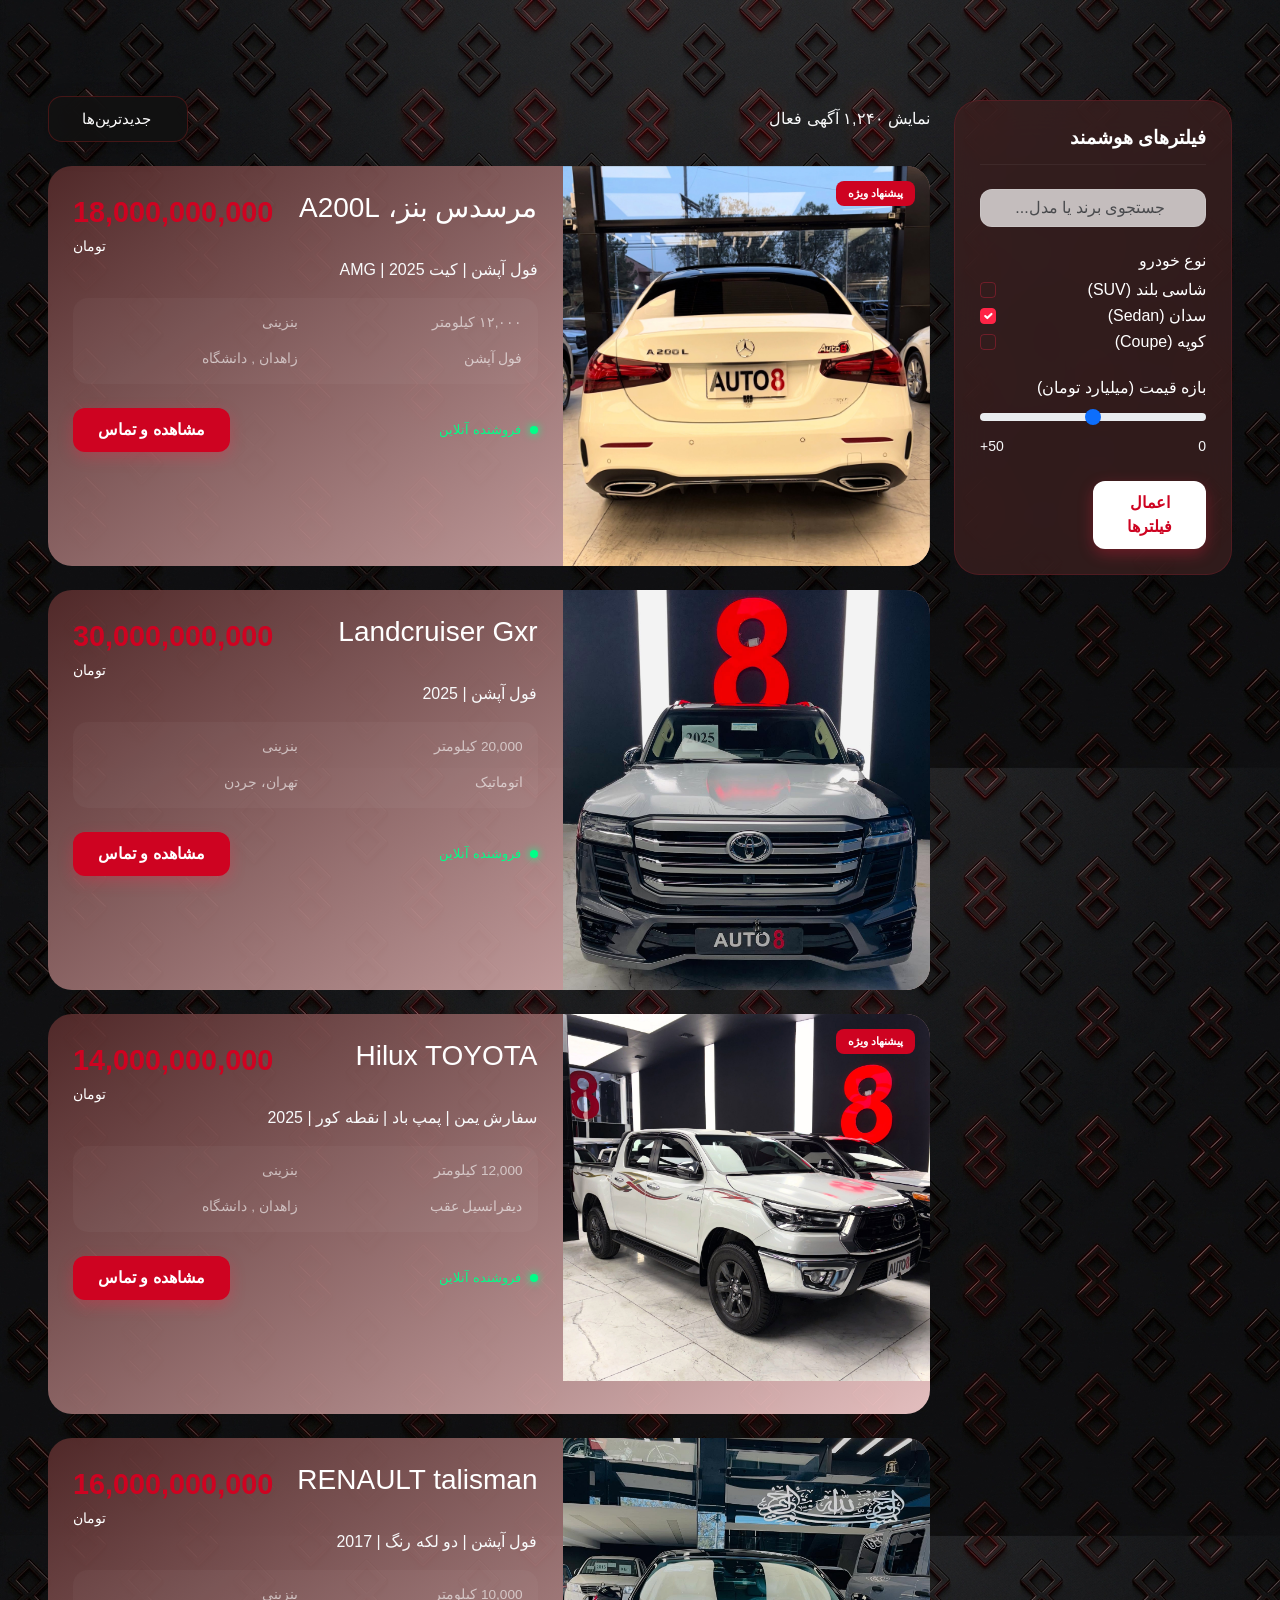
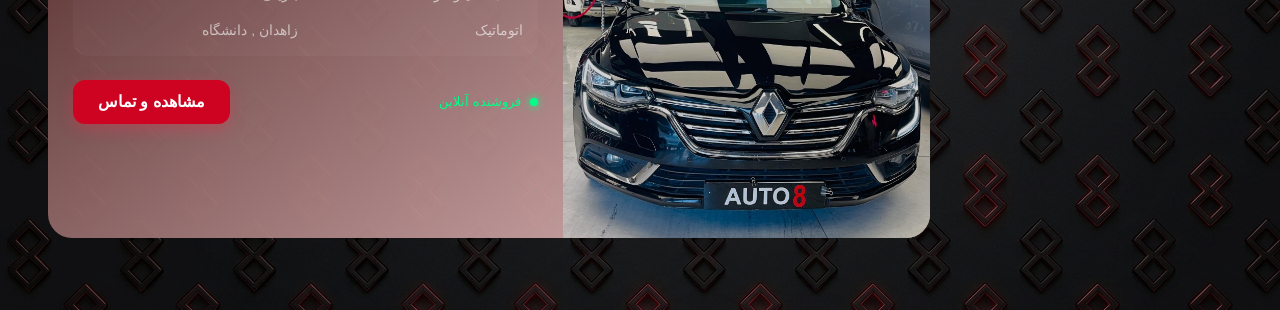
<file: sell.html>
<!doctype html>
<html lang="fa" dir="rtl">
  <head>
    <meta charset="utf-8" />
    <meta name="viewport" content="width=device-width, initial-scale=1" />
    <title>خرید و فروش خودرو | اتوگالری 8</title>
    <link rel="icon" type="image/png" href="assets/images/logoo.png" />
    <link
      href="https://cdn.jsdelivr.net/npm/bootstrap@5.3.8/dist/css/bootstrap.min.css"
      rel="stylesheet"
      integrity="sha384-sRIl4kxILFvY47J16cr9ZwB07vP4J8+LH7qKQnuqkuIAvNWLzeN8tE5YBujZqJLB"
      crossorigin="anonymous"
    />
    <link rel="stylesheet" href="styles/sell.css" />
  </head>
  <body>
    <div class="auto8-index py-5 mt-5">
  <div class="container-fluid px-lg-5">
    <div class="row g-4">
      
      <!-- Sidebar -->
      <aside class="col-lg-3">
        <div class="filter-sidebar">
          <h4 class="filter-title mb-4"><i class="bi bi-sliders"></i> فیلترهای هوشمند</h4>
          
          <!-- search -->
          <div class="mb-4">
            <div class="search-box">
              <input type="text" class="form-control" placeholder="جستجوی برند یا مدل...">
            </div>
          </div>

          <!-- filters -->
          <div class="filter-group mb-4">
            <h6>نوع خودرو</h6>
            <div class="form-check custom-check">
              <input class="form-check-input" type="checkbox" id="suv">
              <label class="form-check-label" for="suv">شاسی بلند (SUV)</label>
            </div>
            <div class="form-check custom-check">
              <input class="form-check-input" type="checkbox" id="sedan" checked>
              <label class="form-check-label" for="sedan">سدان (Sedan)</label>
            </div>
            <div class="form-check custom-check">
              <input class="form-check-input" type="checkbox" id="coupe">
              <label class="form-check-label" for="coupe">کوپه (Coupe)</label>
            </div>
          </div>

          <div class="filter-group mb-4">
            <h6>بازه قیمت (میلیارد تومان)</h6>
            <input type="range" class="form-range custom-range" min="0" max="50" id="priceRange">
            <div class="d-flex justify-content-between text-muted small">
              <span class="text-light">0</span>
              <span class="text-light">50+</span>
            </div>
          </div>

          <button class="btn-apply w-50 text-center border-4">اعمال فیلترها</button>
        </div>
      </aside>


      <!-- section -->
      <section class="col-lg-9">
        <div class="listing-toolbar d-flex justify-content-between align-items-center mb-4">
          <div class="results-count text-light">
            نمایش <span>۱,۲۴۰</span> آگهی فعال
          </div>
          <div class="sort-options d-flex align-items-center gap-3">
            <select class="form-select sort-select">
              <option>جدیدترین‌ها</option>
              <option>ارزان‌ترین</option>
              <option>گران‌ترین</option>
            </select>
          </div>
        </div>

        <!-- (Item 1) -->
        <div class="index-car-card mb-4">
          <div class="row g-0">
            <div class="col-md-5 card-image-wrapper">
              <div class="car-tag">پیشنهاد ویژه</div>
              <img src="assets/images/A200L.jpg" alt="Benz S500">
              <div class="image-overlay-icons">
              </div>
            </div>
            <div class="col-md-7">
              <div class="card-content">
                <div class="d-flex justify-content-between">
                  <h3 class="title">مرسدس بنز، A200L</h3>
                  <div class="price-box">
                    <span class="price">18,000,000,000</span>
                    <small>تومان</small>
                  </div>
                </div>
                <p class="subtitle text-light">فول آپشن | کیت AMG | 2025</p>
                
                <div class="specs-grid mt-3">
                  <div class="spec-item">۱۲,۰۰۰ کیلومتر</div>
                  <div class="spec-item"> بنزینی</div>
                  <div class="spec-item"> فول آپشن</div>
                  <div class="spec-item">زاهدان , دانشگاه</div>
                </div>

                <div class="card-footer-custom mt-4 d-flex justify-content-between align-items-center">
                  <span class="status-online"><span class="dot"></span> فروشنده آنلاین</span>
                  <div class="action-btns">
                    <button class="btn-main">مشاهده و تماس</button>
                  </div>
                </div>
              </div>
            </div>
          </div>
        </div>
        <!-- (Item 2) -->
        <div class="index-car-card mb-4">
          <div class="row g-0">
            <div class="col-md-5 card-image-wrapper">
              <img src="assets/images/Landcruiser.jpg" alt="Benz S500">
              <div class="image-overlay-icons">
              </div>
            </div>
            <div class="col-md-7">
              <div class="card-content">
                <div class="d-flex justify-content-between">
                  <h3 class="title">Landcruiser Gxr</h3>
                  <div class="price-box">
                    <span class="price">30,000,000,000</span>
                    <small>تومان</small>
                  </div>
                </div>
                <p class="subtitle text-light">فول آپشن | 2025 </p>
                
                <div class="specs-grid mt-3">
                  <div class="spec-item"> 20,000 کیلومتر</div>
                  <div class="spec-item"> بنزینی</div>
                  <div class="spec-item"> اتوماتیک</div>
                  <div class="spec-item"> تهران، جردن</div>
                </div>

                <div class="card-footer-custom mt-4 d-flex justify-content-between align-items-center">
                  <span class="status-online"><span class="dot"></span> فروشنده آنلاین</span>
                  <div class="action-btns">
                    <button class="btn-main">مشاهده و تماس</button>
                  </div>
                </div>
              </div>
            </div>
          </div>
        </div>
        <!-- (Item 3) -->
        <div class="index-car-card mb-4">
          <div class="row g-0">
            <div class="col-md-5 card-image-wrapper">
              <div class="car-tag">پیشنهاد ویژه</div>
              <img src="assets/images/Hilux.jpg" alt="Benz S500">
              <div class="image-overlay-icons">
              </div>
            </div>
            <div class="col-md-7">
              <div class="card-content">
                <div class="d-flex justify-content-between">
                  <h3 class="title">Hilux TOYOTA</h3>
                  <div class="price-box">
                    <span class="price">14,000,000,000</span>
                    <small>تومان</small>
                  </div>
                </div>
                <p class="subtitle text-light">سفارش یمن | پمپ باد | نقطه کور | 2025 </p>
                
                <div class="specs-grid mt-3">
                  <div class="spec-item">12,000 کیلومتر</div>
                  <div class="spec-item"> بنزینی</div>
                  <div class="spec-item"> دیفرانسیل عقب</div>
                  <div class="spec-item"> زاهدان , دانشگاه</div>
                </div>

                <div class="card-footer-custom mt-4 d-flex justify-content-between align-items-center">
                  <span class="status-online"><span class="dot"></span> فروشنده آنلاین</span>
                  <div class="action-btns">
                    <button class="btn-main">مشاهده و تماس</button>
                  </div>
                </div>
              </div>
            </div>
          </div>
        </div>
        <!-- (Item 4) -->
        <div class="index-car-card mb-4">
          <div class="row g-0">
            <div class="col-md-5 card-image-wrapper">
              <img src="assets/images/talisman.jpg" alt="Benz S500">
              <div class="image-overlay-icons">
              </div>
            </div>
            <div class="col-md-7">
              <div class="card-content">
                <div class="d-flex justify-content-between">
                  <h3 class="title">RENAULT talisman</h3>
                  <div class="price-box">
                    <span class="price">16,000,000,000</span>
                    <small>تومان</small>
                  </div>
                </div>
                <p class="subtitle text-light">فول آپشن | دو لکه رنگ | 2017 </p>
                
                <div class="specs-grid mt-3">
                  <div class="spec-item">10,000 کیلومتر</div>
                  <div class="spec-item"> بنزینی</div>
                  <div class="spec-item"> اتوماتیک</div>
                  <div class="spec-item"> زاهدان , دانشگاه</div>
                </div>

                <div class="card-footer-custom mt-4 d-flex justify-content-between align-items-center">
                  <span class="status-online"><span class="dot"></span> فروشنده آنلاین</span>
                  <div class="action-btns">
                    <button class="btn-main">مشاهده و تماس</button>
                  </div>
                </div>
              </div>
            </div>
          </div>
        </div>

      </section>
    </div>
  </div>
</div>


    <script
      src="https://cdn.jsdelivr.net/npm/bootstrap@5.3.8/dist/js/bootstrap.bundle.min.js"
      integrity="sha384-FKyoEForCGlyvwx9Hj09JcYn3nv7wiPVlz7YYwJrWVcXK/BmnVDxM+D2scQbITxI"
      crossorigin="anonymous"
    ></script>
  </body>
</html>
</file>
<file: styles/style.css>
* {
  margin: 0;
  padding: 0;
  box-sizing: border-box;
}

body {
  font-family: "iranyekanwebregular", Arial, Helvetica, sans-serif;
}


/* navbar */

/* navbar */
.navbar {
  height: 82px;
  padding-top: 0.75rem;
  padding-bottom: 0.75rem;
  background: rgba(0, 0, 0, 0.91);
  backdrop-filter: blur(18px);
  box-shadow: 0 10px 30px rgba(0, 0, 0, 0.35);
}

.navbar-brand {
  font-size: 2rem;
  font-weight: 800;
  letter-spacing: 0.5px;
  color: #ffffff;
  text-decoration: none;
  
}

.profile-icon {
  color: #fff;
  transition: 0.25s ease;
}

.profile-icon:hover {
  color: #B21E23;
  transform: translateY(-1px);
}

.navbar .nav-link {
  color: rgba(255, 255, 255, 0.82);
  font-size: 0.97rem;
  font-weight: 600;
  padding: 0.8rem 1rem ;
  border-radius: 12px;
  transition: 0.25s ease;
  position: relative;
}

.navbar .nav-link:hover {
  color: #ffffff;
  background: rgba(255, 43, 43, 0.12);
  text-shadow: 0 0 10px rgba(255, 43, 43, 0.18);
}

.navbar .dropdown-toggle::after {
  margin-right: 0.45rem;
  transition: transform 0.25s ease;
}

.navbar .dropdown-toggle.show::after {
  transform: rotate(180deg);
}

.auto8-dropdown {
  width: 240px;
  padding: 0.6rem;
  margin-top: 0.7rem;
  background: rgba(12, 12, 12, 0.96);
  border: 1px solid rgba(255, 43, 43, 0.26);
  border-radius: 18px;
  backdrop-filter: blur(18px);
  text-align: right;
  overflow: hidden;
}

.auto8-dropdown .dropdown-item {
  color: rgba(255, 255, 255, 0.82);
  border-radius: 12px;
  padding: 0.8rem 0.95rem;
  transition: 0.22s ease;
}

.auto8-dropdown .dropdown-item:hover,
.auto8-dropdown .dropdown-item:focus {
  color: #fff;
  background: linear-gradient(135deg, rgba(255, 43, 43, 0.95), rgba(177, 0, 0, 0.95));
  transform: translateX(-2px);
}

.auto8-dropdown .dropdown-divider {
  border-top: 1px solid rgba(255, 255, 255, 0.08);
  margin: 0.45rem 0;
}



@media (max-width: 991.98px) {
  .navbar {
    padding-top: 0.6rem;
    padding-bottom: 0.6rem;
  }

  .navbra-brand {
    font-size: 1.65rem;
  }

  .auto8-nav {
    margin-top: 0.9rem;
    padding: 0.8rem;
    border-radius: 18px;
    background: rgba(12, 12, 12, 0.92);
    border: 1px solid rgba(255, 43, 43, 0.18);
  }

  .auto8-nav .auto8-link {
    width: 100%;
    margin: 0.15rem 0;
  }

  .auto8-dropdown {
    width: 100%;
    min-width: 100%;
    border-radius: 14px;
    margin-top: 0.4rem !important;
  }

  .auto8-profile {
    margin-inline-end: 0.5rem;
  }
}

/* end of navbar */

/* button */
.button {
  display: flex;
  align-items: center;
  gap: 8px;
  background-color: #b21e23;
  color: #fff;
  padding: 8px 18px;
  border-radius: 50px;
  font-weight: 500;
  transition: 0.3s ease;
  width: 130px;
}

.button:hover {
  background-color: #fff;
  color: #b21e23;
  border-radius: 15px;
  transform: translateY(-3px);
  box-shadow: 0 10px 20px rgba(178, 30, 35, 0.3);
}

.btn-outline-light {
  backdrop-filter: blur(5px);
  background: rgba(255, 255, 255, 0.05);
  transition: all 0.3s ease;
}

.btn-outline-light:hover {
  transform: translateY(-3px);
  background: rgba(255, 255, 255, 1);
  color: #000 !important;
}

/* end of button */



.hero-section {
  position: relative;
  height: 100vh;
  min-height: 600px;
  background:linear-gradient(
    270deg,
    rgba(0, 0, 0, 0.8) 0%,
    rgba(0, 0, 0, 0.4) 50%,
    rgba(0, 0, 0, 0.2) 100%
  ),
  url("../assets/images/background-fa.png") no-repeat center center;
  background-size: cover;
  overflow: hidden;
}

.hero-title {
  letter-spacing: -1px;
  text-shadow: 0 4px 20px rgba(0, 0, 0, 0.5);
  animation-name: anim;
  animation-duration: 2s;
}

.text-accent {
  color: var(--primary-red);
}

.hero-subtitle {
  line-height: 1.8;
  max-width: 400px;
  margin-right: 0;
  margin-left: auto;
  animation-name: anim;
  animation-duration: 2s;
  animation-delay: 0.2s;
  animation-fill-mode: backwards;
}

.hero-button {
  margin-left: auto;
  animation-name: anim;
  animation-duration: 2s;
  animation-delay: 0.2s;
  animation-fill-mode: backwards;

}

@keyframes anim {
  0% {
    transform: translateX(-120px);
    opacity: 0;
  }
  100% {
    opacity: 1;
    transform: translateX(0px);
  }
}

@media (max-width: 991.98px) {
  .hero-overlay {
    background: rgba(0, 0, 0, 0.6);
  }
  .hero-subtitle {
    margin-left: auto;
    margin-right: auto;
  }
}

/* end of header */

.brands-section {
    background-color: #0b0b0b;
}

.brand-card {
    display: flex;
    flex-direction: column;
    align-items: center;
    justify-content: center;
    padding: 2.5rem 1rem;
    background: rgba(255, 255, 255, 0.03); 
    border: 1px solid rgba(255, 255, 255, 0.1);
    border-radius: 16px;
    text-decoration: none;
    transition: all 0.3s cubic-bezier(0.4, 0, 0.2, 1);
}

.brand-card:hover {
    background: rgba(178, 30, 35, 0.05); 
    border-color: #B21E23;
    transform: translateY(-5px);
    box-shadow: 0 10px 30px rgba(178, 30, 35, 0.15);
}

.brand-logo {
    color: #fff;
    height: 48px;
    width: auto;
    transition: transform 0.3s ease;
}
/* end of brands*/

.usage-card {
    position: relative;
    border-radius: 20px;
    overflow: hidden;
    height: 400px;
    border: 1px solid #222;
    transition: 0.4s ease;
    cursor: pointer;
}

.usage-card:hover {
    border-color: #b21e23;
    box-shadow: 0 0 20px rgba(178, 30, 35, 0.614);

}

.card-img {
    width: 100%;
    height: 100%;
    object-fit: cover;
    filter: brightness(0.7);
    transition: 0.4s;
}

.usage-card:hover .card-img {
    filter: brightness(0.4) scale(1.05);
}

.card-overlay {
    position: absolute;
    bottom: 0;
    left: 0;
    right: 0;
    padding: 2rem;
    background: linear-gradient(to top, rgba(0,0,0,0.9) 0%, transparent 100%);
}

.badge-neon {
    background: rgba(255, 255, 255, 0.05);
    border: 1px solid rgba(255, 255, 255, 0.1);
    color: white;
    padding: 6px 12px;
    border-radius: 8px;
    font-size: 0.8rem;
    margin-left: 5px;
    transition: 0.3s;
}

.usage-card:hover {
  transform: translateY(-5px);
}

.usage-card:hover .badge-neon {
    background: #b21e23;
    border-color: #b21e23;
}

.btn-dark-neon {
    background: #111;
    color: white;
    border: 1px solid #333;
    width: 45px;
    height: 45px;
    border-radius: 12px;
}

.market-intro-section {
  direction: rtl;
  background-color: #050505;
  color: #f5f5f5;
}

.market-intro-wrap {
  display: grid;
  grid-template-columns: 1.2fr 1fr;
  gap: 28px;
  align-items: start;
}

.market-hero {
  padding: 34px;
  border: 1px solid rgba(255, 255, 255, 0.08);
  border-radius: 28px;
}

.section-kicker {
  display: inline-flex;
  align-items: center;
  gap: 8px;
  color: #B21E23;
  font-size: 0.95rem;
  font-weight: 700;
  margin-bottom: 16px;
}

.section-kicker::before {
  content: "";
  width: 10px;
  height: 10px;
  border-radius: 50%;
  background: #B21E23;
  box-shadow: 0 0 15px rgba(178, 30, 35, 0.8);
}

.section-title {
  font-size: 2.8rem;
  line-height: 1.25;
  font-weight: 800;
  margin-bottom: 18px;
}

.section-title span {
  color: #B21E23;
  display: block;
  text-shadow: 0 0 20px rgba(178, 30, 35, 0.3);
}

.section-desc {
  font-size: 1rem;
  line-height: 2.1;
  color: #b7b7b7;
  margin-bottom: 0;
}

/* Box (Tip) */
.tip-box {
  margin-top: 24px;
  display: flex;
  gap: 14px;
  padding: 18px;
  border-radius: 18px;
  background: rgba(178, 30, 35, 0.05);
  border: 1px solid rgba(178, 30, 35, 0.2);
}

.tip-icon {
  width: 40px;
  height: 40px;
  flex-shrink: 0;
  border-radius: 12px;
  display: flex;
  align-items: center;
  justify-content: center;
  background: #B21E23;
  color: white;
}

/* cards */
.market-grid {
  display: grid;
  grid-template-columns: repeat(2, 1fr);
  gap: 18px;
}

.market-card {
  padding: 22px;
  border-radius: 24px;
  background: rgba(14, 14, 14, 0.9);
  border: 1px solid rgba(255, 255, 255, 0.08);
  transition: 0.3s ease-in-out;
}

.market-card:hover {
  transform: translateY(-5px);
  border-color: #B21E23;
  box-shadow: 0 10px 30px rgba(0, 0, 0, 0.5), 0 0 15px rgba(178, 30, 35, 0.1);
}

.card-icon {
  width: 45px;
  height: 45px;
  border-radius: 12px;
  display: flex;
  align-items: center;
  justify-content: center;
  background: rgba(178, 30, 35, 0.1);
  border: 1px solid rgba(178, 30, 35, 0.3);
  color: #B21E23;
  margin-bottom: 15px;
  font-size: 1.2rem;
}

.market-card h3 {
  font-size: 1.1rem;
  font-weight: 700;
  color: white;
  margin-bottom: 10px;
}

.market-card p {
  font-size: 0.9rem;
  color: #8a8a8a;
  line-height: 1.8;
}

.card-link {
  text-decoration: none;
  background-color: #B21E23;
  color: #f5f5f5;
  font-weight: 600;
  font-size: 0.85rem;
  display: inline-flex;
  align-items: center;
  gap: 5px;
  margin-top: 10px;
  transition: 0.3s;
  border-radius: 10px;
}

.card-link:hover {
  background-color: #fff;
  color: #b21e23;
  transform: translateY(-3px);
  box-shadow: 0 10px 20px rgba(178, 30, 35, 0.3);
}



@media (max-width: 991px) {
  .market-intro-wrap { grid-template-columns: 1fr; }
}

@media (max-width: 576px) {
  .market-grid { grid-template-columns: 1fr; }
  .section-title { font-size: 2rem; }
}

.sell-on-image{
  padding: 80px 0;
  background:
    radial-gradient(circle at 80% 10%, rgba(255,26,26,.14), transparent 36%),
    #050505;
  font-family: "Vazirmatn", system-ui, -apple-system, Segoe UI, Roboto, Arial, sans-serif;
  color: #f5f5f5;
}

.sell-hero{
  position: relative;
  border-radius: 28px;
  overflow: hidden;
  border: 1px solid rgba(255,255,255,.07);
  background: #0b0b0b;
  box-shadow: 0 24px 70px rgba(0,0,0,.55);
  min-height: 480px;
}

.sell-hero__img{
  position: absolute;
  inset: 0;
  width: 100%;
  height: 100%;
  object-fit: cover;
  transform: scale(1.01);
}


.sell-hero__content{
  position: relative;
  z-index: 2;
  max-width: 520px;
  padding: 42px 44px;
  text-align: right;
}

.sell-hero__kicker{
  display: inline-flex;
  align-items: center;
  gap: 10px;
  font-weight: 800;
  color: #ff1a1a;
  margin-bottom: 14px;
  letter-spacing: .3px;
}

.sell-hero__kicker::before{
  content:"";
  width: 10px;
  height: 10px;
  border-radius: 50%;
  background: #ff1a1a;
  box-shadow: 0 0 14px rgba(255,26,26,.85);
}

.sell-hero__title{
  margin: 0 0 14px;
  font-size: 2.35rem;
  line-height: 1.35;
  font-weight: 900;
}

.sell-hero__title span{
  color: #ff1a1a;
  text-shadow: 0 0 22px rgba(255,26,26,.28);
}

.sell-hero__lead{
  margin: 0 0 22px;
  line-height: 1.95;
  color: rgba(245,245,245,.78);
  font-size: 1rem;
}

.sell-hero__cta{
  display: flex;
  gap: 12px;
  flex-wrap: wrap;
  margin-bottom: 18px;
}

/* Container Wrapper */
.contact__wrapper {
    position: relative;
    min-height: 550px;
    display: flex;
    align-items: center;
    overflow: hidden;
}

/* Background Image */
.contact__bg {
    position: absolute;
    top: 0;
    left: 0;
    width: 100%;
    height: 100%;
    object-fit: cover;
    z-index: 1;
}

/* Glass Card */
.contact__card {
    position: relative;
    z-index: 2;
    background: rgba(0, 0, 0, 0.75);
    backdrop-filter: blur(15px);
    -webkit-backdrop-filter: blur(15px);
    padding: 50px;
    border-right: 4px solid #ff1a1a;
    color: #fff;
}

.contact__label {
    font-size: 14px;
    text-transform: uppercase;
    letter-spacing: 1px;
    color: rgba(255, 255, 255, 0.6);
    display: block;
    margin-bottom: 15px;
}

/* Buttons */
.btn-amg-red {
    background-color: #a30000;
    color: #fff;
    border: none;
    border-radius: 0;
    padding: 12px 30px;
    font-weight: 700;
    transition: 0.3s;
}

.btn-amg-red:hover {
    background-color: #b21e23;
    color: #fff;
}

.btn-amg-outline {
    background: transparent;
    color: #fff;
    border: 1px solid rgba(255,255,255,0.3);
    border-radius: 0;
    padding: 12px 30px;
    font-weight: 700;
    margin-right: 10px;
    transition: 0.3s;
}

.btn-amg-outline:hover {
    border-color: #fff;
    color: #fff;
}

/* Modal Customization */
.modal {
    background: #111;
    color: #fff;
    border: 1px solid #333;
    border-radius: 0;
}

.input {
    background: #1a1a1a;
    border: 1px solid #333;
    color: #fff;
    border-radius: 0;
}

.input:focus {
    background: #222;
    border-color: #B21E23;
    box-shadow: none;
    color: #fff;
}

.input::placeholder {
  color: #b7b7b7;
}

/* Responsive */
@media (max-width: 768px) {
    .amg-contact__card {
        padding: 30px;
        margin: 20px;
    }
    .amg-contact__title {
        font-size: 1.7rem;
    }
    .btn-amg-outline {
        margin-right: 0;
        margin-top: 10px;
        width: 100%;
    }
    .btn-amg-red {
        width: 100%;
    }
}

/* FAQ Styling */
.faq-section {
    background-color: #000;
    color: #fff;
}

.section-title {
    font-weight: 900;
    letter-spacing: 1px;
    text-transform: uppercase;
    text-shadow: 0 0 10px rgba(255, 26, 26, 0.3);
}

.custom-accordion .accordion-item {
    background-color: transparent;
    border: none;
    border-bottom: 1px solid rgba(255, 255, 255, 0.1);
}

.custom-accordion .accordion-button {
    background-color: transparent;
    color: #fff;
    padding: 25px 0;
    font-weight: 700;
    font-size: 1.1rem;
    box-shadow: none;
}

.custom-accordion .accordion-button:not(.collapsed) {
    color: #B21E23;
}

.custom-accordion .accordion-button::after {
  color: #fff;
}

.custom-accordion .accordion-body {
    color: #999;
    padding-bottom: 25px;
    line-height: 1.8;
}

/* Footer Styling */
.footer-section {
    background-color: #0a0a0a;
    border-top: 1px solid #1a1a1a;
}

.footer-heading {
    color: #fff;
    font-weight: 800;
    margin-bottom: 20px;
    font-size: 1rem;
}

.footer-links li {
    margin-bottom: 12px;
}

.footer-links a {
    color: #777;
    text-decoration: none;
    transition: 0.3s;
    font-size: 0.9rem;
}

.footer-links a:hover {
    color: #a30000;
    padding-right: 5px;
}

.footer-divider {
    border-color: #1a1a1a;
    opacity: 1;
}

/* App Buttons */
.btn-app {
    background: #111;
    border: 1px solid #222;
    color: #fff;
    padding: 10px 20px;
    border-radius: 8px;
    text-decoration: none;
    display: flex;
    align-items: center;
    justify-content: center;
    transition: 0.3s;
}

.btn-app:hover {
    border-color: #b21e23;
    background: #000;
    color: #fff;
}
</file>
<file: styles/sell.css>
body {
    background: url(../assets/images/bg-login.png);
    font-family: "iranyekanwebregular", Arial, Helvetica, sans-serif;
}

/* Sidebar & Filters */
.filter-sidebar {
  background: rgba(59, 32, 32, 0.766);
  border: 1px solid rgba(255, 36, 70, 0.15);
  color: #fff;
  border-radius: 25px;
  padding: 25px;
  backdrop-filter: blur(20px);
  position: sticky;
  top: 100px;
}

.filter-title {
  font-size: 1.2rem;
  font-weight: 700;
  border-bottom: 1px solid rgba(255, 255, 255, 0.05);
  padding-bottom: 15px;
}

.search-box {
  position: relative;
}

.search-box input {
  background: rgba(255, 255, 255, 0.712);
  border: 1px solid rgba(255, 255, 255, 0.1);
  border-radius: 12px;
  color: #fff;
  padding-right: 40px;
}

.custom-check .form-check-input {
  background-color: transparent;
  border-color: rgba(255, 36, 70, 0.3);
}
.custom-check .form-check-input:checked {
  background-color: #ff2446;
  border-color: #ff2446;
}

.btn-apply {
  background: #fff;
  color: #ce0321;
  border: none;
  padding: 10px 25px;
  border-radius: 12px;
  font-weight: 700;
  box-shadow: 0 5px 15px rgba(255, 36, 70, 0.3);
}

.btn-apply:hover {
    background-color: #ce0321;
    color: #fff;
    border-radius: 20px;
    transition: 0.35s ease;
    transform: translateY(-5px);
}

/* Select */
.sort-options {
  display: flex;
  align-items: center;
}

.sort-select {
  width: 140px;
  height: 46px;
  background: rgba(18, 18, 18, 0.88);
  color: #fff;
  border: 1px solid rgba(255, 43, 43, 0.22);
  border-radius: 14px;
  font-size: 0.92rem;
  box-shadow: 0 8px 22px rgba(0, 0, 0, 0.18);
  backdrop-filter: blur(12px);
  transition: all 0.25s ease;

}

.sort-select:hover {
  border-color: rgba(255, 43, 43, 0.45);
  box-shadow: 0 10px 26px rgba(255, 43, 43, 0.08);
}

.sort-select:focus {
  outline: none;
  border-color: #950404;
  box-shadow: 0 0 0 0.2rem rgba(255, 43, 43, 0.14);
  background-color: rgba(14, 14, 14, 0.95);
}

.sort-select option {
  background: #111;
  color: #fff;
}


/* Index Car Card */
.index-car-card {
  background: linear-gradient(145deg, rgba(87, 43, 43, 0.9), rgba(250, 209, 209, 0.9));
  height: 400px;
  border-radius: 24px;
  overflow: hidden;
  transition: 0.4s ease
}

.index-car-card:hover {
  transform: scale(1.01);
  border-color: rgba(255, 36, 70, 0.4);
  box-shadow: 0 20px 40px rgba(0, 0, 0, 0.6);
}

.card-image-wrapper {
  position: relative;
  overflow: hidden;
}

.card-image-wrapper img {
  width: 100%;
  height: 100%;
  object-fit: cover;
  transition: 0.5s;
}


.car-tag {
  position: absolute;
  top: 15px;
  right: 15px;
  background: #ce0321;
  color: #fff;
  padding: 4px 12px;
  border-radius: 8px;
  font-size: 0.7rem;
  font-weight: 700;
  z-index: 2;
}

.card-content {
  padding: 25px;
  color: #fff;
}

.price-box {
  text-align: left;
}
.price-box .price {
  color: #ce0321;
  font-size: 1.8rem;
  font-weight: 900;
  display: block;
}

.specs-grid {
  display: grid;
  grid-template-columns: repeat(2, 1fr);
  gap: 15px;
  background: rgba(255, 255, 255, 0.03);
  padding: 15px;
  border-radius: 15px;
}

.spec-item {
  font-size: 0.85rem;
  color: rgba(255, 255, 255, 0.6);
}
.spec-item i {
  color: #ce0321;
  margin-left: 8px;
}

.btn-main {
  background: #ce0321;
  color: #fff;
  border: none;
  padding: 10px 25px;
  border-radius: 12px;
  font-weight: 700;
  box-shadow: 0 5px 15px rgba(255, 36, 70, 0.3);
}

.btn-main:hover {
    background-color: #fff;
    color: #ce0321;
    border-radius: 20px;
    transition: 0.35s ease-in;
    transform: translateY(-5px);
}

.status-online {
  font-size: 0.8rem;
  color: #00ff88;
}
.dot {
  height: 8px;
  width: 8px;
  background-color: #00ff88;
  border-radius: 50%;
  display: inline-block;
  margin-left: 5px;
  box-shadow: 0 0 8px #00ff88;
}

/* Pagination */
.custom-pagination .page-link {
  background: rgba(255, 255, 255, 0.05);
  border: none;
  color: #fff;
  margin: 0 5px;
  border-radius: 10px;
}
.custom-pagination .page-item.active .page-link {
  background: #ce0321;
}
</file>
